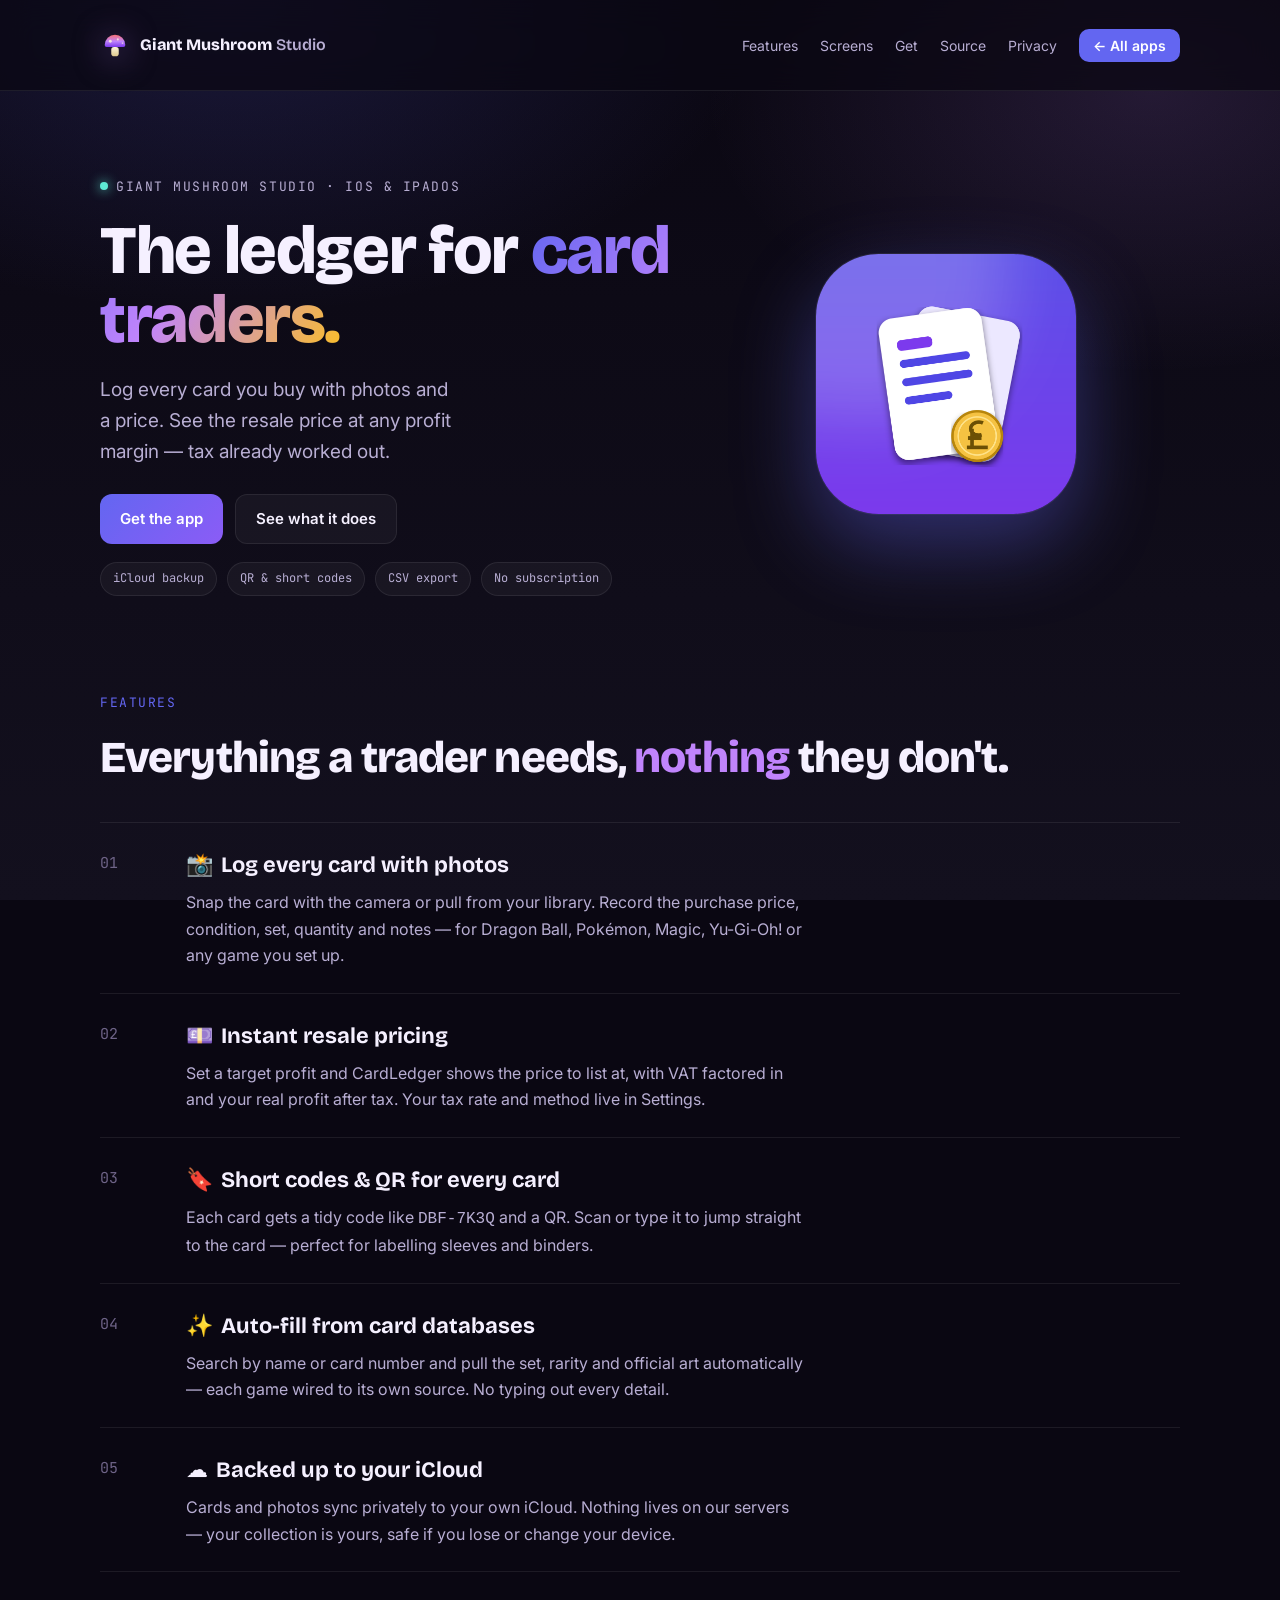
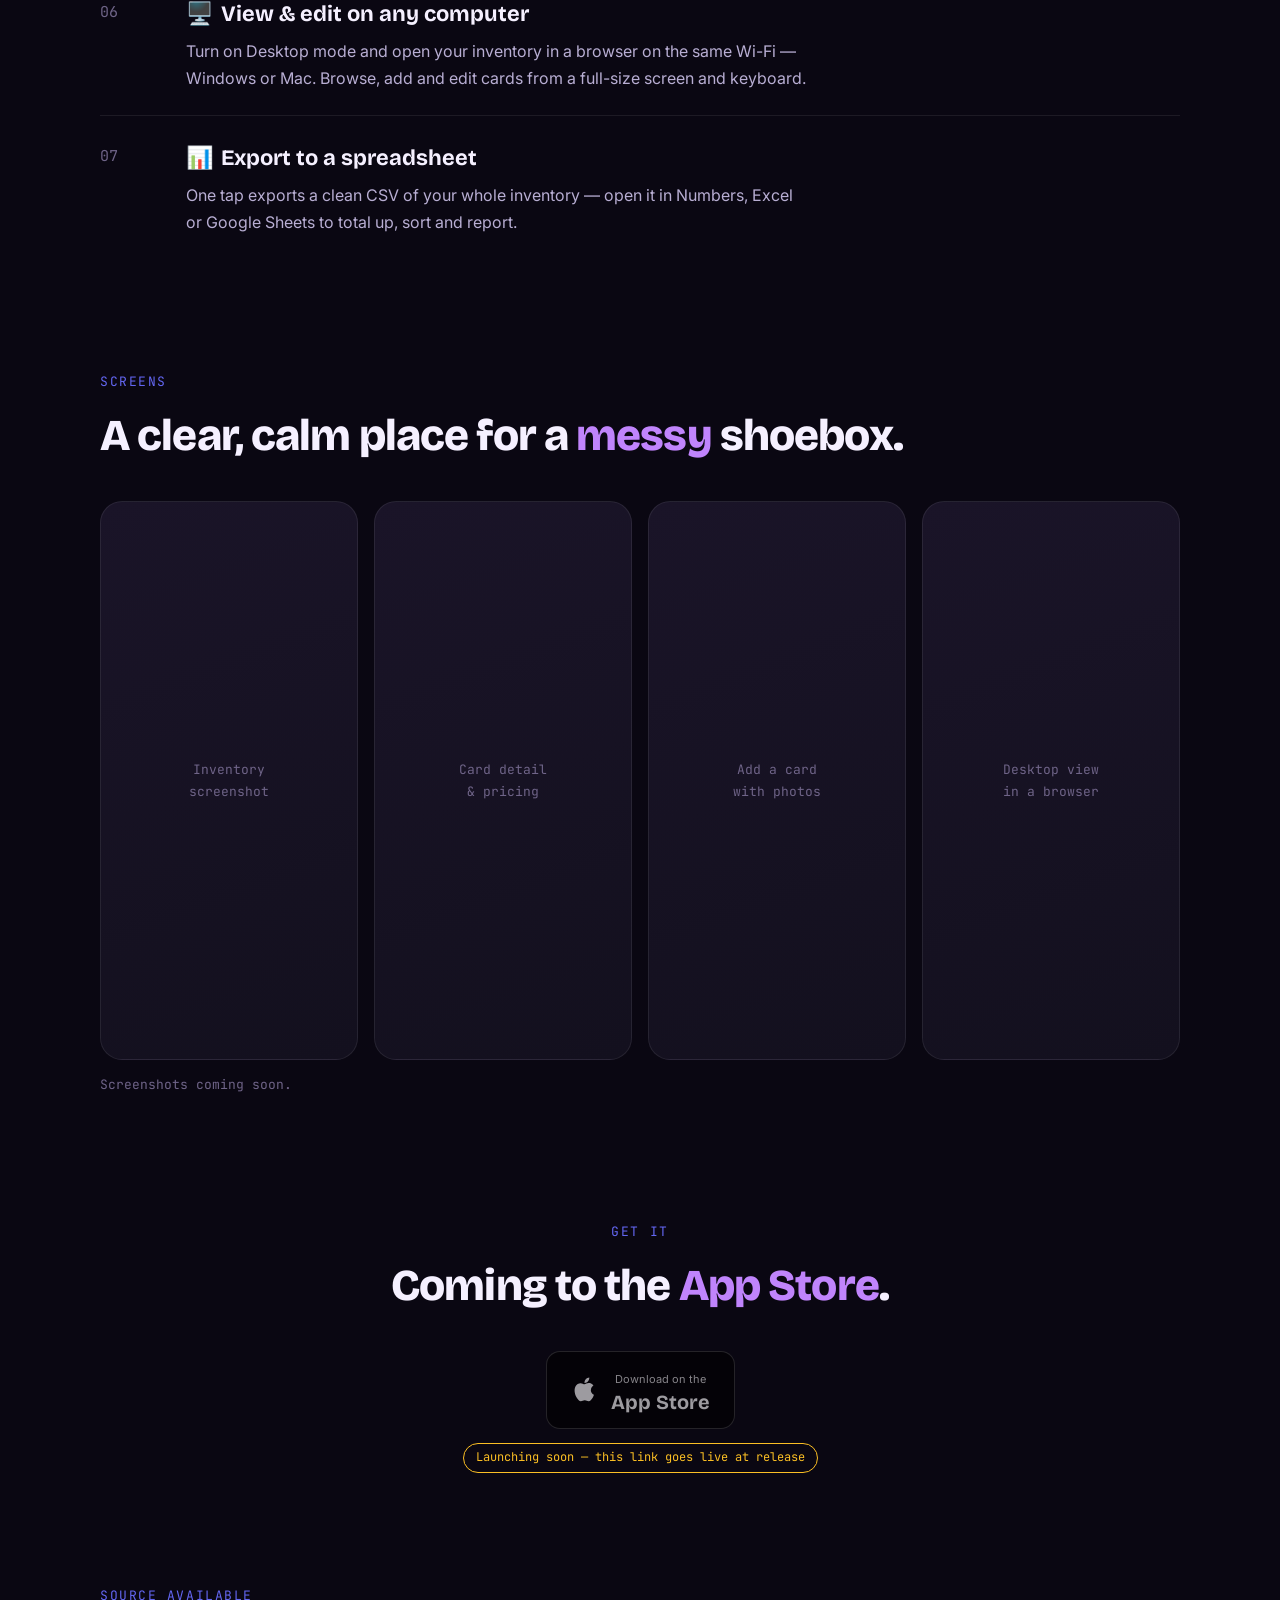
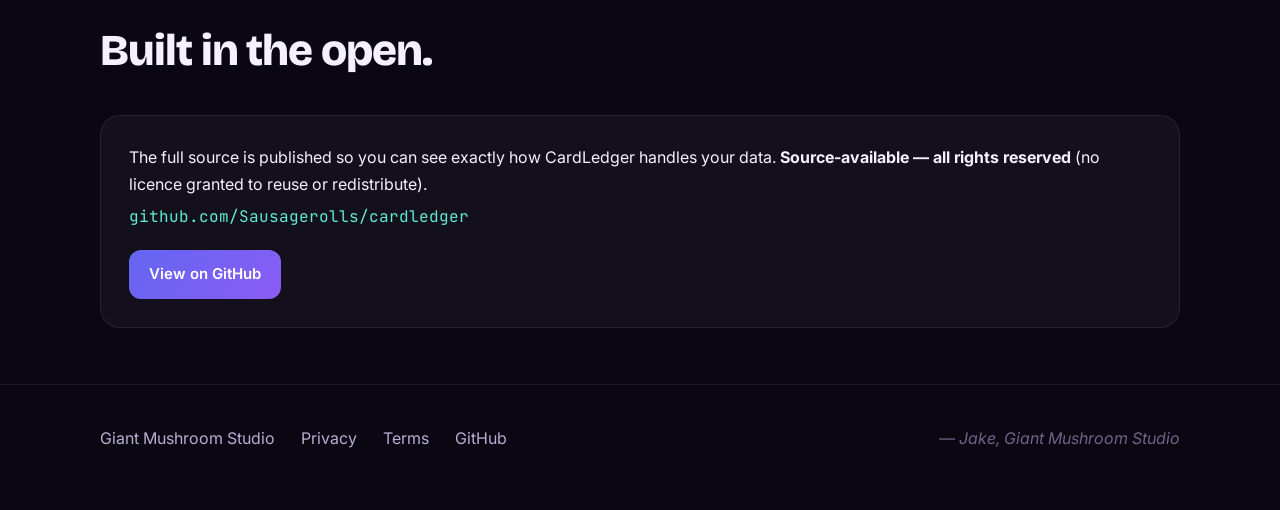
<file: marketing/ledger/index.html>
<!DOCTYPE html>
<html lang="en">
<head>
<meta charset="utf-8">
<meta name="viewport" content="width=device-width, initial-scale=1">
<title>CardLedger — Trading-card inventory & pricing · Giant Mushroom Studio</title>
<meta name="description" content="Log the cards you buy with photos, set your price, and instantly see the resale price at any profit margin with tax factored in. iCloud backup, QR codes, and a browser view for your desktop.">
<meta property="og:title" content="CardLedger — Trading-card inventory & pricing">
<meta property="og:description" content="For card traders: log purchases with photos, price for profit with VAT, back up to iCloud, view on any computer.">
<meta property="og:image" content="assets/icon.png">
<link rel="icon" type="image/svg+xml" href="favicon.svg">
<link rel="preconnect" href="https://fonts.googleapis.com">
<link rel="preconnect" href="https://fonts.gstatic.com" crossorigin>
<link href="https://fonts.googleapis.com/css2?family=Bricolage+Grotesque:opsz,wght@12..96,400;12..96,600;12..96,700;12..96,800&family=Inter:wght@400;500;600;700&family=JetBrains+Mono:wght@400;500&display=swap" rel="stylesheet">
<link rel="stylesheet" href="styles.css">
</head>
<body>

<div class="spores" aria-hidden="true">
  <span style="--x:8%;--d:28s;--s:6px;--t:0s"></span>
  <span style="--x:21%;--d:22s;--s:8px;--t:8s"></span>
  <span style="--x:38%;--d:26s;--s:3px;--t:1s"></span>
  <span style="--x:55%;--d:20s;--s:4px;--t:10s"></span>
  <span style="--x:72%;--d:24s;--s:5px;--t:3s"></span>
  <span style="--x:87%;--d:28s;--s:4px;--t:11s"></span>
  <span style="--x:94%;--d:30s;--s:6px;--t:5s"></span>
</div>

<nav class="topnav">
  <div class="wrap">
    <a class="brand" href="https://www.giantmushroom.studio">
      <img class="brand-mark" src="assets/gm-logo.svg" alt="Giant Mushroom Studio logo">
      <span>Giant Mushroom <em>Studio</em></span>
    </a>
    <ul class="nav-links">
      <li><a href="#features">Features</a></li>
      <li><a href="#screens">Screens</a></li>
      <li><a href="#get">Get</a></li>
      <li><a href="#source">Source</a></li>
      <li><a href="privacy.html">Privacy</a></li>
      <li><a href="https://www.giantmushroom.studio#apps" class="nav-cta">← All apps</a></li>
    </ul>
  </div>
</nav>

<header class="hero">
  <div class="wrap hero-inner">
    <div>
      <span class="eyebrow"><span class="dot"></span> Giant Mushroom Studio · iOS &amp; iPadOS</span>
      <h1>The ledger for <span class="grad">card traders.</span></h1>
      <p class="sub">Log every card you buy with photos and a price. See the resale price at any profit margin — tax already worked out.</p>
      <div class="hero-ctas">
        <a class="btn btn-primary" href="#get">Get the app</a>
        <a class="btn btn-ghost" href="#features">See what it does</a>
      </div>
      <div class="badges">
        <span class="badge">iCloud backup</span>
        <span class="badge">QR &amp; short codes</span>
        <span class="badge">CSV export</span>
        <span class="badge">No subscription</span>
      </div>
    </div>
    <div class="hero-art">
      <img class="icon" src="assets/icon.png" alt="CardLedger app icon">
    </div>
  </div>
</header>

<section id="features">
  <div class="wrap">
    <div class="section-eyebrow">Features</div>
    <h2 class="section-title">Everything a trader needs, <em>nothing</em> they don't.</h2>

    <div class="feature"><div class="num">01</div><div>
      <h3><span class="ic">📸</span>Log every card with photos</h3>
      <p>Snap the card with the camera or pull from your library. Record the purchase price, condition, set, quantity and notes — for Dragon Ball, Pokémon, Magic, Yu-Gi-Oh! or any game you set up.</p></div></div>

    <div class="feature"><div class="num">02</div><div>
      <h3><span class="ic">💷</span>Instant resale pricing</h3>
      <p>Set a target profit and CardLedger shows the price to list at, with VAT factored in and your real profit after tax. Your tax rate and method live in Settings.</p></div></div>

    <div class="feature"><div class="num">03</div><div>
      <h3><span class="ic">🔖</span>Short codes &amp; QR for every card</h3>
      <p>Each card gets a tidy code like <code>DBF-7K3Q</code> and a QR. Scan or type it to jump straight to the card — perfect for labelling sleeves and binders.</p></div></div>

    <div class="feature"><div class="num">04</div><div>
      <h3><span class="ic">✨</span>Auto-fill from card databases</h3>
      <p>Search by name or card number and pull the set, rarity and official art automatically — each game wired to its own source. No typing out every detail.</p></div></div>

    <div class="feature"><div class="num">05</div><div>
      <h3><span class="ic">☁️</span>Backed up to your iCloud</h3>
      <p>Cards and photos sync privately to your own iCloud. Nothing lives on our servers — your collection is yours, safe if you lose or change your device.</p></div></div>

    <div class="feature"><div class="num">06</div><div>
      <h3><span class="ic">🖥️</span>View &amp; edit on any computer</h3>
      <p>Turn on Desktop mode and open your inventory in a browser on the same Wi-Fi — Windows or Mac. Browse, add and edit cards from a full-size screen and keyboard.</p></div></div>

    <div class="feature"><div class="num">07</div><div>
      <h3><span class="ic">📊</span>Export to a spreadsheet</h3>
      <p>One tap exports a clean CSV of your whole inventory — open it in Numbers, Excel or Google Sheets to total up, sort and report.</p></div></div>
  </div>
</section>

<section id="screens">
  <div class="wrap">
    <div class="section-eyebrow">Screens</div>
    <h2 class="section-title">A clear, calm place for a <em>messy</em> shoebox.</h2>
    <div class="shots">
      <div class="shot">Inventory<br>screenshot</div>
      <div class="shot">Card detail<br>&amp; pricing</div>
      <div class="shot">Add a card<br>with photos</div>
      <div class="shot">Desktop view<br>in a browser</div>
    </div>
    <p style="color:var(--text-dim);font-family:var(--font-mono);font-size:13px;margin-top:14px">Screenshots coming soon.</p>
  </div>
</section>

<section id="get">
  <div class="wrap get">
    <div class="section-eyebrow">Get it</div>
    <h2 class="section-title">Coming to the <em>App&nbsp;Store</em>.</h2>
    <!-- LAUNCH: replace href="#" with the App Store URL and remove the "soon" class + soon-tag. -->
    <a class="appstore soon" href="#" aria-disabled="true">
      <svg viewBox="0 0 24 24" aria-hidden="true"><path d="M17.05 12.04c-.03-2.6 2.12-3.85 2.22-3.91-1.21-1.77-3.09-2.01-3.76-2.04-1.6-.16-3.12.94-3.93.94-.81 0-2.06-.92-3.39-.9-1.74.03-3.35 1.01-4.25 2.57-1.81 3.14-.46 7.78 1.3 10.32.86 1.24 1.88 2.63 3.22 2.58 1.29-.05 1.78-.83 3.34-.83 1.56 0 2 .83 3.37.81 1.39-.03 2.27-1.26 3.12-2.51.98-1.44 1.39-2.83 1.41-2.9-.03-.01-2.7-1.04-2.72-4.13zM14.6 4.59c.71-.86 1.19-2.06 1.06-3.25-1.02.04-2.26.68-2.99 1.54-.66.76-1.23 1.98-1.08 3.15 1.14.09 2.3-.58 3.01-1.44z"/></svg>
      <span><span class="small">Download on the</span><br><span class="big">App Store</span></span>
    </a>
    <div><span class="soon-tag">Launching soon — this link goes live at release</span></div>
  </div>
</section>

<section id="source">
  <div class="wrap">
    <div class="section-eyebrow">Source available</div>
    <h2 class="section-title">Built in the open.</h2>
    <div class="source">
      <div>
        <p style="margin:0 0 6px">The full source is published so you can see exactly how CardLedger handles your data. <strong>Source-available — all rights reserved</strong> (no licence granted to reuse or redistribute).</p>
        <code>github.com/Sausagerolls/cardledger</code>
      </div>
      <a class="btn btn-primary" href="https://github.com/Sausagerolls/cardledger">View on GitHub</a>
    </div>
  </div>
</section>

<footer>
  <div class="wrap cols">
    <a href="https://www.giantmushroom.studio">Giant Mushroom Studio</a>
    <a href="privacy.html">Privacy</a>
    <a href="terms.html">Terms</a>
    <a href="https://github.com/Sausagerolls/cardledger">GitHub</a>
    <span class="sign">— Jake, Giant Mushroom Studio</span>
  </div>
</footer>

</body>
</html>
</file>
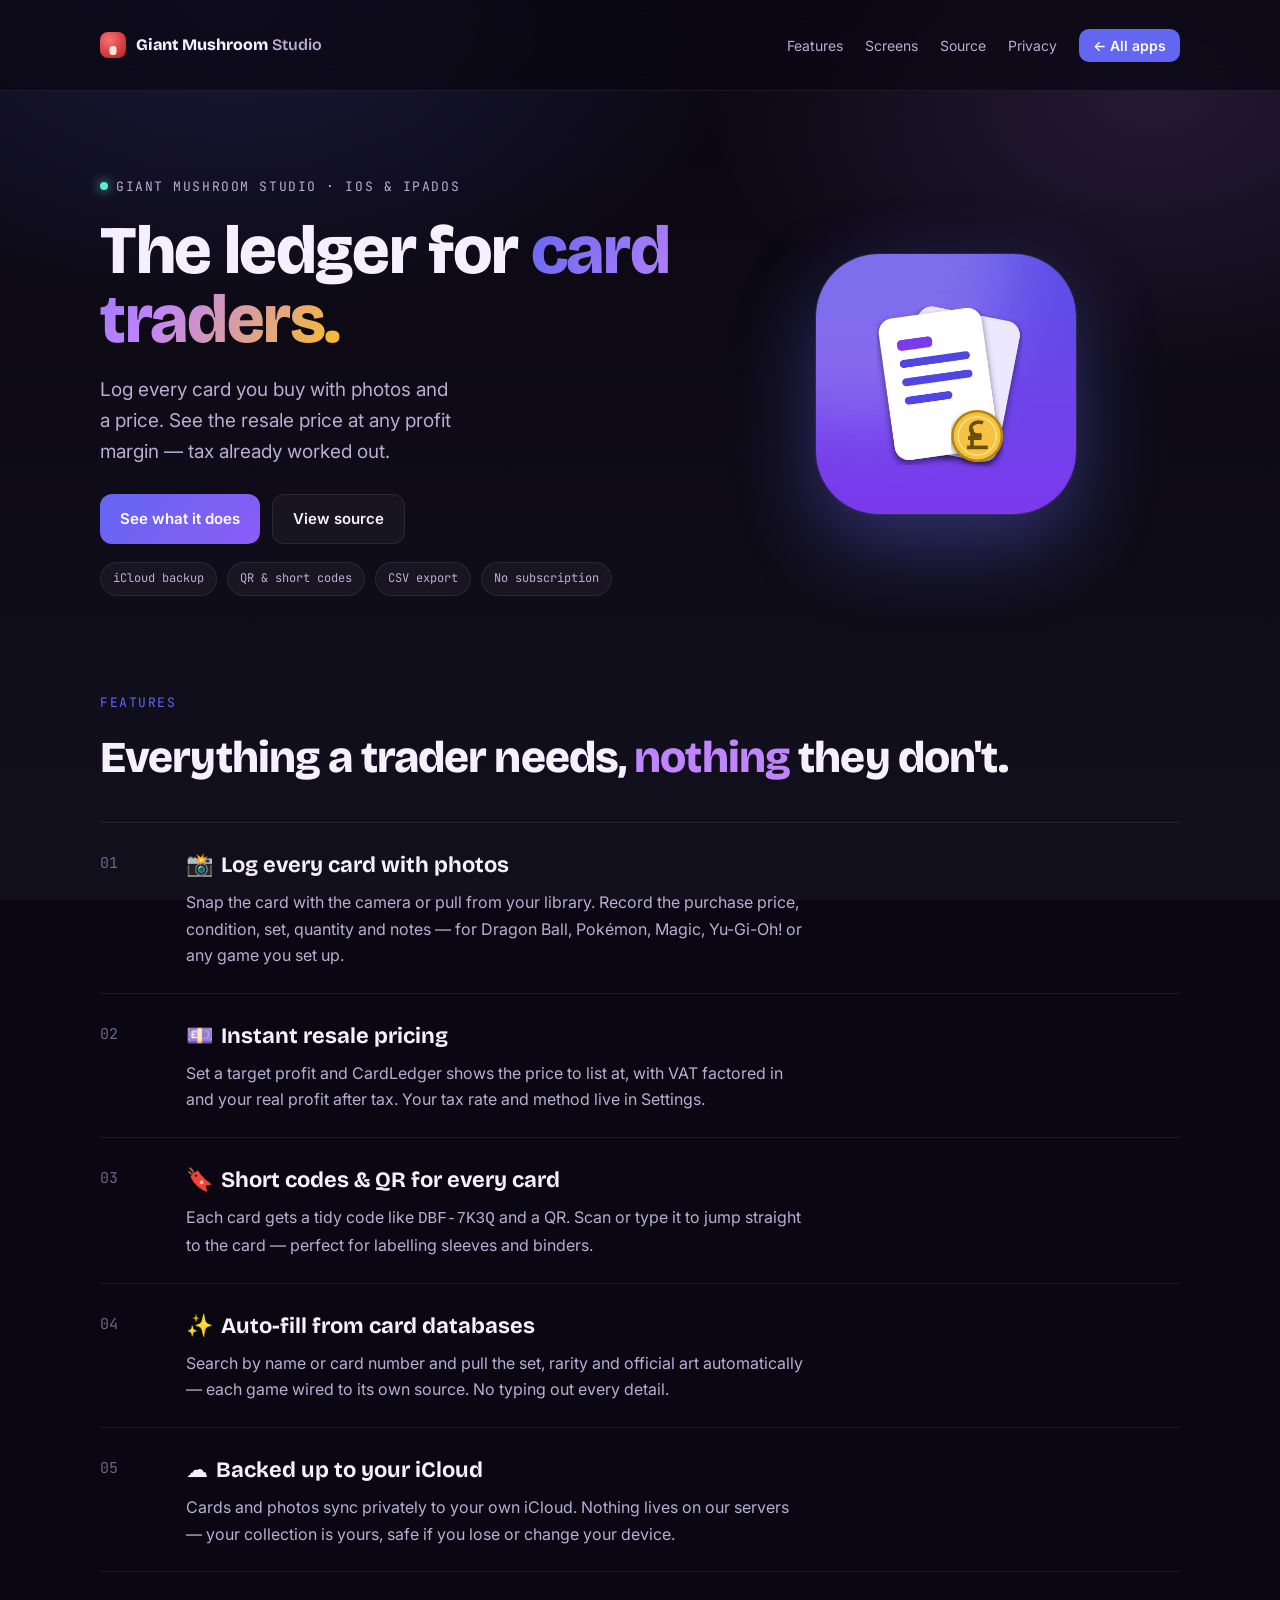
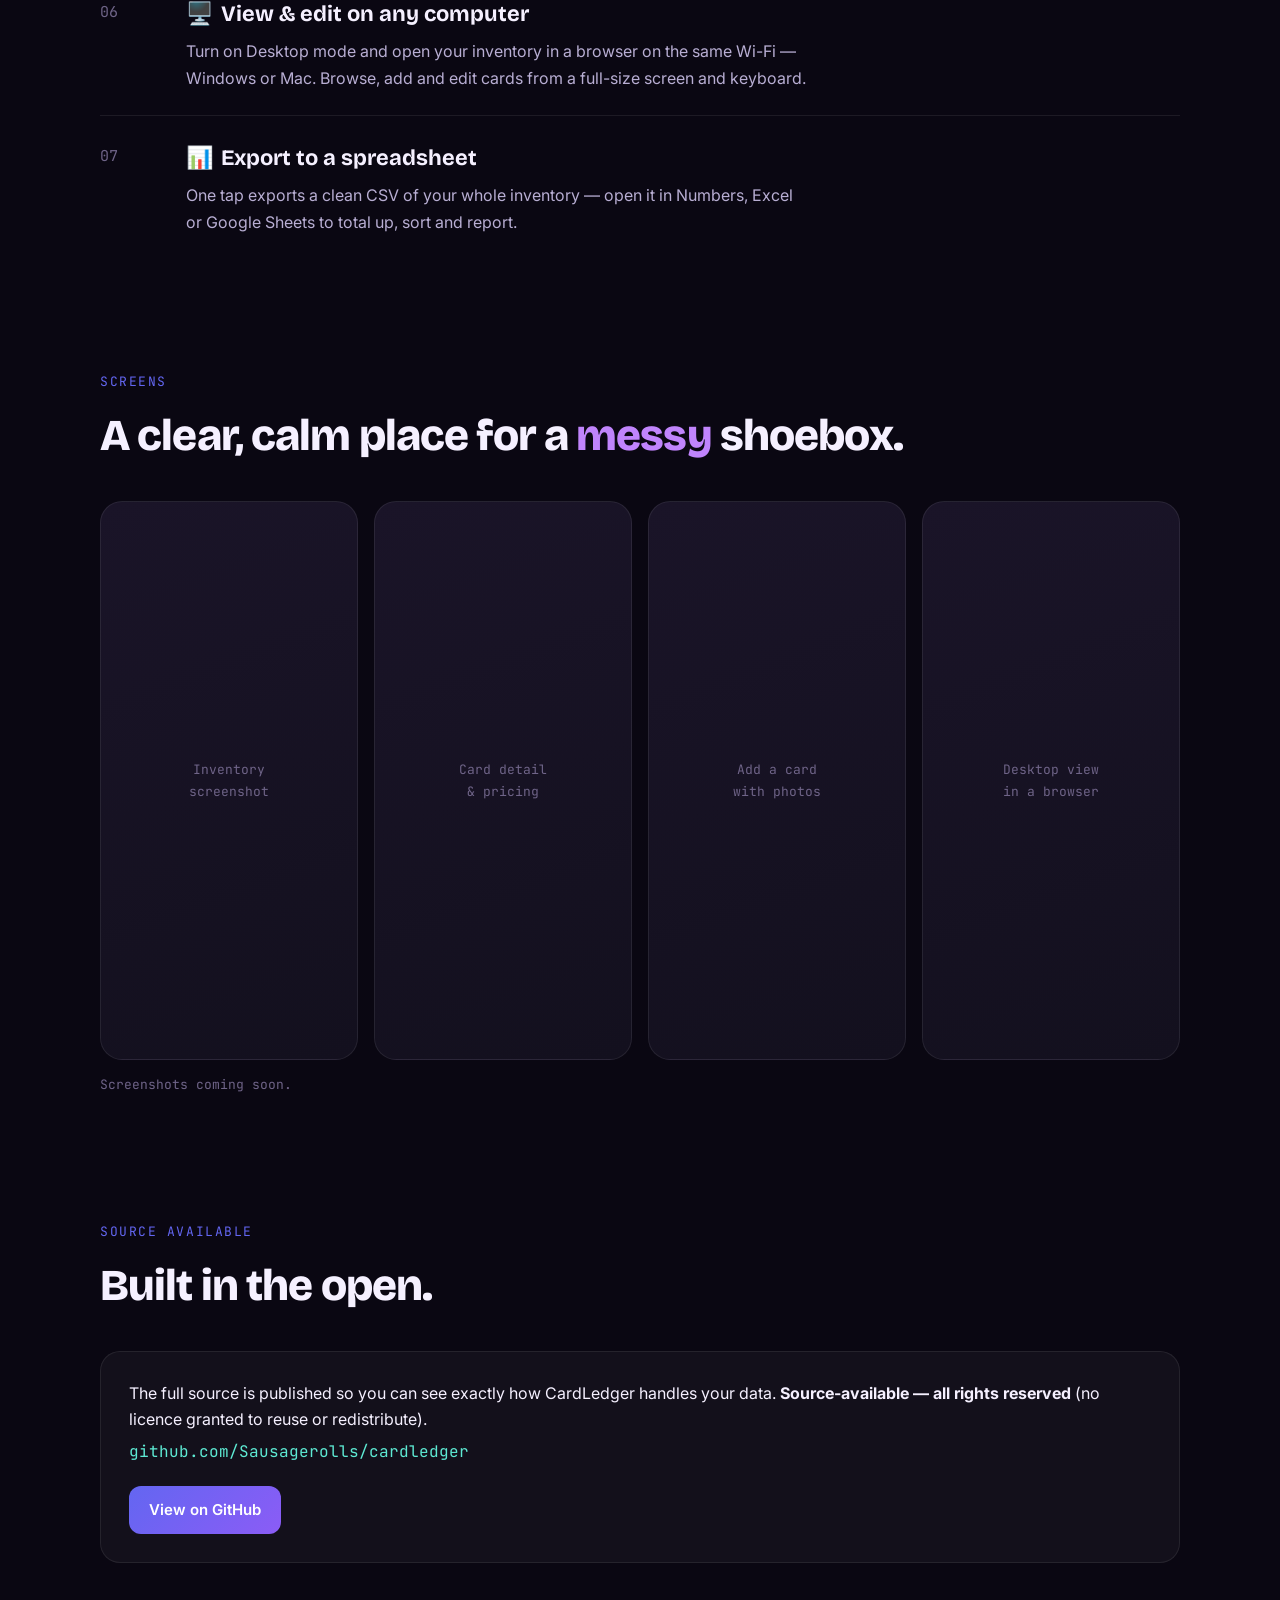
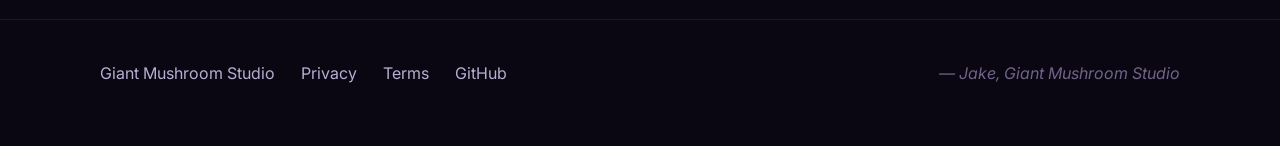
<file: marketing/leger/index.html>
<!DOCTYPE html>
<html lang="en">
<head>
<meta charset="utf-8">
<meta name="viewport" content="width=device-width, initial-scale=1">
<title>CardLedger — Trading-card inventory & pricing · Giant Mushroom Studio</title>
<meta name="description" content="Log the cards you buy with photos, set your price, and instantly see the resale price at any profit margin with tax factored in. iCloud backup, QR codes, and a browser view for your desktop.">
<meta property="og:title" content="CardLedger — Trading-card inventory & pricing">
<meta property="og:description" content="For card traders: log purchases with photos, price for profit with VAT, back up to iCloud, view on any computer.">
<meta property="og:image" content="assets/icon.png">
<link rel="icon" type="image/svg+xml" href="favicon.svg">
<link rel="preconnect" href="https://fonts.googleapis.com">
<link rel="preconnect" href="https://fonts.gstatic.com" crossorigin>
<link href="https://fonts.googleapis.com/css2?family=Bricolage+Grotesque:opsz,wght@12..96,400;12..96,600;12..96,700;12..96,800&family=Inter:wght@400;500;600;700&family=JetBrains+Mono:wght@400;500&display=swap" rel="stylesheet">
<link rel="stylesheet" href="styles.css">
</head>
<body>

<div class="spores" aria-hidden="true">
  <span style="--x:8%;--d:28s;--s:6px;--t:0s"></span>
  <span style="--x:21%;--d:22s;--s:8px;--t:8s"></span>
  <span style="--x:38%;--d:26s;--s:3px;--t:1s"></span>
  <span style="--x:55%;--d:20s;--s:4px;--t:10s"></span>
  <span style="--x:72%;--d:24s;--s:5px;--t:3s"></span>
  <span style="--x:87%;--d:28s;--s:4px;--t:11s"></span>
  <span style="--x:94%;--d:30s;--s:6px;--t:5s"></span>
</div>

<nav class="topnav">
  <div class="wrap">
    <a class="brand" href="https://www.giantmushroom.studio">
      <span class="brand-mark" aria-hidden="true"></span>
      <span>Giant Mushroom <em>Studio</em></span>
    </a>
    <ul class="nav-links">
      <li><a href="#features">Features</a></li>
      <li><a href="#screens">Screens</a></li>
      <li><a href="#source">Source</a></li>
      <li><a href="privacy.html">Privacy</a></li>
      <li><a href="https://www.giantmushroom.studio#apps" class="nav-cta">← All apps</a></li>
    </ul>
  </div>
</nav>

<header class="hero">
  <div class="wrap hero-inner">
    <div>
      <span class="eyebrow"><span class="dot"></span> Giant Mushroom Studio · iOS &amp; iPadOS</span>
      <h1>The ledger for <span class="grad">card traders.</span></h1>
      <p class="sub">Log every card you buy with photos and a price. See the resale price at any profit margin — tax already worked out.</p>
      <div class="hero-ctas">
        <a class="btn btn-primary" href="#features">See what it does</a>
        <a class="btn btn-ghost" href="#source">View source</a>
      </div>
      <div class="badges">
        <span class="badge">iCloud backup</span>
        <span class="badge">QR &amp; short codes</span>
        <span class="badge">CSV export</span>
        <span class="badge">No subscription</span>
      </div>
    </div>
    <div class="hero-art">
      <img class="icon" src="assets/icon.png" alt="CardLedger app icon">
    </div>
  </div>
</header>

<section id="features">
  <div class="wrap">
    <div class="section-eyebrow">Features</div>
    <h2 class="section-title">Everything a trader needs, <em>nothing</em> they don't.</h2>

    <div class="feature"><div class="num">01</div><div>
      <h3><span class="ic">📸</span>Log every card with photos</h3>
      <p>Snap the card with the camera or pull from your library. Record the purchase price, condition, set, quantity and notes — for Dragon Ball, Pokémon, Magic, Yu-Gi-Oh! or any game you set up.</p></div></div>

    <div class="feature"><div class="num">02</div><div>
      <h3><span class="ic">💷</span>Instant resale pricing</h3>
      <p>Set a target profit and CardLedger shows the price to list at, with VAT factored in and your real profit after tax. Your tax rate and method live in Settings.</p></div></div>

    <div class="feature"><div class="num">03</div><div>
      <h3><span class="ic">🔖</span>Short codes &amp; QR for every card</h3>
      <p>Each card gets a tidy code like <code>DBF-7K3Q</code> and a QR. Scan or type it to jump straight to the card — perfect for labelling sleeves and binders.</p></div></div>

    <div class="feature"><div class="num">04</div><div>
      <h3><span class="ic">✨</span>Auto-fill from card databases</h3>
      <p>Search by name or card number and pull the set, rarity and official art automatically — each game wired to its own source. No typing out every detail.</p></div></div>

    <div class="feature"><div class="num">05</div><div>
      <h3><span class="ic">☁️</span>Backed up to your iCloud</h3>
      <p>Cards and photos sync privately to your own iCloud. Nothing lives on our servers — your collection is yours, safe if you lose or change your device.</p></div></div>

    <div class="feature"><div class="num">06</div><div>
      <h3><span class="ic">🖥️</span>View &amp; edit on any computer</h3>
      <p>Turn on Desktop mode and open your inventory in a browser on the same Wi-Fi — Windows or Mac. Browse, add and edit cards from a full-size screen and keyboard.</p></div></div>

    <div class="feature"><div class="num">07</div><div>
      <h3><span class="ic">📊</span>Export to a spreadsheet</h3>
      <p>One tap exports a clean CSV of your whole inventory — open it in Numbers, Excel or Google Sheets to total up, sort and report.</p></div></div>
  </div>
</section>

<section id="screens">
  <div class="wrap">
    <div class="section-eyebrow">Screens</div>
    <h2 class="section-title">A clear, calm place for a <em>messy</em> shoebox.</h2>
    <div class="shots">
      <div class="shot">Inventory<br>screenshot</div>
      <div class="shot">Card detail<br>&amp; pricing</div>
      <div class="shot">Add a card<br>with photos</div>
      <div class="shot">Desktop view<br>in a browser</div>
    </div>
    <p style="color:var(--text-dim);font-family:var(--font-mono);font-size:13px;margin-top:14px">Screenshots coming soon.</p>
  </div>
</section>

<section id="source">
  <div class="wrap">
    <div class="section-eyebrow">Source available</div>
    <h2 class="section-title">Built in the open.</h2>
    <div class="source">
      <div>
        <p style="margin:0 0 6px">The full source is published so you can see exactly how CardLedger handles your data. <strong>Source-available — all rights reserved</strong> (no licence granted to reuse or redistribute).</p>
        <code>github.com/Sausagerolls/cardledger</code>
      </div>
      <a class="btn btn-primary" href="https://github.com/Sausagerolls/cardledger">View on GitHub</a>
    </div>
  </div>
</section>

<footer>
  <div class="wrap cols">
    <a href="https://www.giantmushroom.studio">Giant Mushroom Studio</a>
    <a href="privacy.html">Privacy</a>
    <a href="terms.html">Terms</a>
    <a href="https://github.com/Sausagerolls/cardledger">GitHub</a>
    <span class="sign">— Jake, Giant Mushroom Studio</span>
  </div>
</footer>

</body>
</html>
</file>
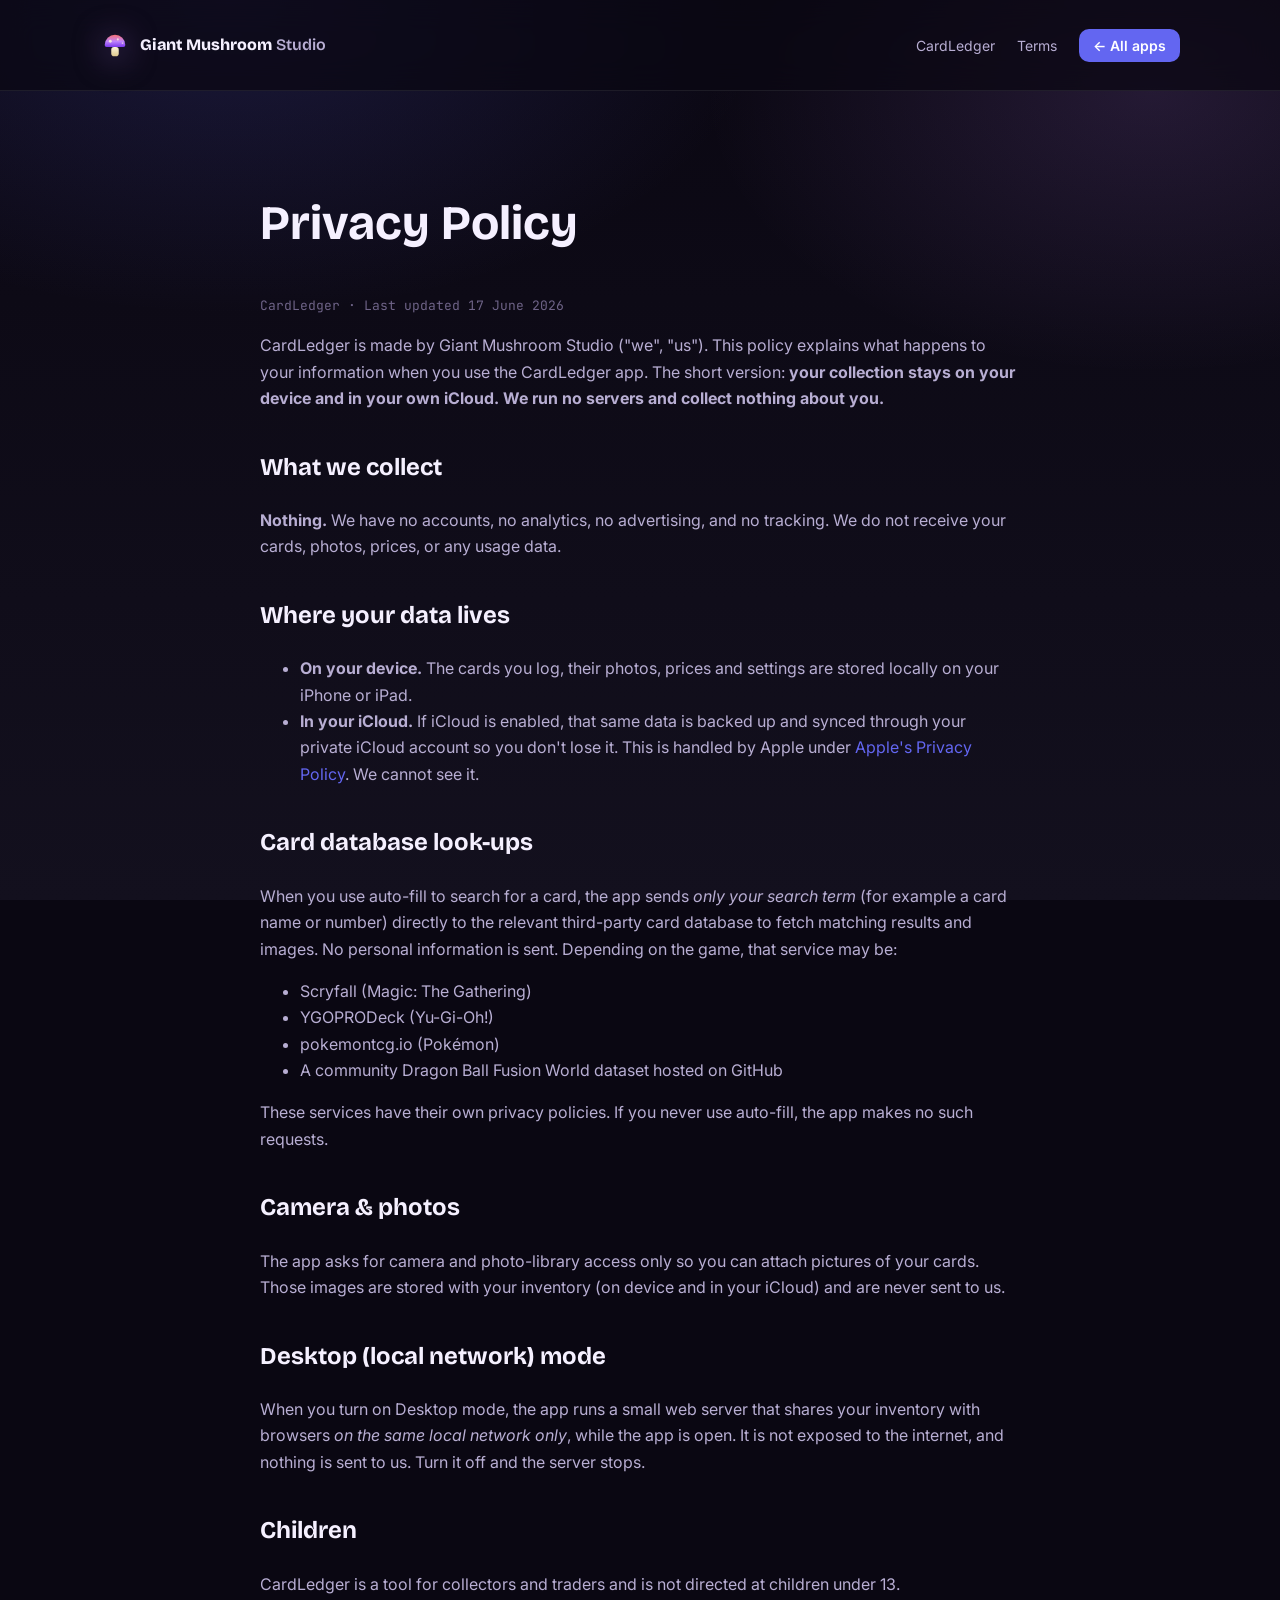
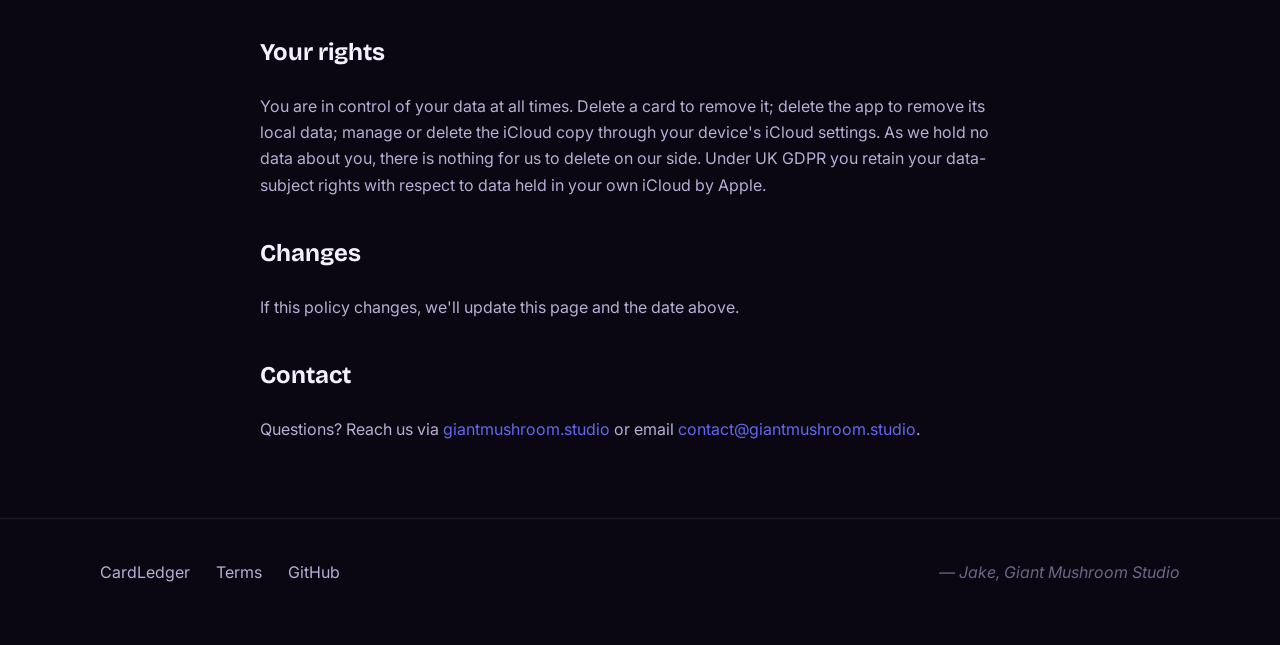
<file: marketing/ledger/privacy.html>
<!DOCTYPE html>
<html lang="en">
<head>
<meta charset="utf-8">
<meta name="viewport" content="width=device-width, initial-scale=1">
<title>CardLedger — Privacy Policy · Giant Mushroom Studio</title>
<link rel="icon" type="image/svg+xml" href="favicon.svg">
<link rel="preconnect" href="https://fonts.googleapis.com">
<link rel="preconnect" href="https://fonts.gstatic.com" crossorigin>
<link href="https://fonts.googleapis.com/css2?family=Bricolage+Grotesque:opsz,wght@12..96,400;12..96,600;12..96,700;12..96,800&family=Inter:wght@400;500;600;700&family=JetBrains+Mono:wght@400;500&display=swap" rel="stylesheet">
<link rel="stylesheet" href="styles.css">
</head>
<body>
<nav class="topnav">
  <div class="wrap">
    <a class="brand" href="https://www.giantmushroom.studio">
      <img class="brand-mark" src="assets/gm-logo.svg" alt="Giant Mushroom Studio logo">
      <span>Giant Mushroom <em>Studio</em></span>
    </a>
    <ul class="nav-links">
      <li><a href="index.html">CardLedger</a></li>
      <li><a href="terms.html">Terms</a></li>
      <li><a href="https://www.giantmushroom.studio#apps" class="nav-cta">← All apps</a></li>
    </ul>
  </div>
</nav>

<main class="wrap legal">
  <h1>Privacy Policy</h1>
  <p class="updated">CardLedger · Last updated 17 June 2026</p>

  <p>CardLedger is made by Giant Mushroom Studio ("we", "us"). This policy explains what happens to your information when you use the CardLedger app. The short version: <strong>your collection stays on your device and in your own iCloud. We run no servers and collect nothing about you.</strong></p>

  <h2>What we collect</h2>
  <p><strong>Nothing.</strong> We have no accounts, no analytics, no advertising, and no tracking. We do not receive your cards, photos, prices, or any usage data.</p>

  <h2>Where your data lives</h2>
  <ul>
    <li><strong>On your device.</strong> The cards you log, their photos, prices and settings are stored locally on your iPhone or iPad.</li>
    <li><strong>In your iCloud.</strong> If iCloud is enabled, that same data is backed up and synced through your private iCloud account so you don't lose it. This is handled by Apple under <a href="https://www.apple.com/legal/privacy/">Apple's Privacy Policy</a>. We cannot see it.</li>
  </ul>

  <h2>Card database look-ups</h2>
  <p>When you use auto-fill to search for a card, the app sends <em>only your search term</em> (for example a card name or number) directly to the relevant third-party card database to fetch matching results and images. No personal information is sent. Depending on the game, that service may be:</p>
  <ul>
    <li>Scryfall (Magic: The Gathering)</li>
    <li>YGOPRODeck (Yu-Gi-Oh!)</li>
    <li>pokemontcg.io (Pokémon)</li>
    <li>A community Dragon Ball Fusion World dataset hosted on GitHub</li>
  </ul>
  <p>These services have their own privacy policies. If you never use auto-fill, the app makes no such requests.</p>

  <h2>Camera &amp; photos</h2>
  <p>The app asks for camera and photo-library access only so you can attach pictures of your cards. Those images are stored with your inventory (on device and in your iCloud) and are never sent to us.</p>

  <h2>Desktop (local network) mode</h2>
  <p>When you turn on Desktop mode, the app runs a small web server that shares your inventory with browsers <em>on the same local network only</em>, while the app is open. It is not exposed to the internet, and nothing is sent to us. Turn it off and the server stops.</p>

  <h2>Children</h2>
  <p>CardLedger is a tool for collectors and traders and is not directed at children under 13.</p>

  <h2>Your rights</h2>
  <p>You are in control of your data at all times. Delete a card to remove it; delete the app to remove its local data; manage or delete the iCloud copy through your device's iCloud settings. As we hold no data about you, there is nothing for us to delete on our side. Under UK GDPR you retain your data-subject rights with respect to data held in your own iCloud by Apple.</p>

  <h2>Changes</h2>
  <p>If this policy changes, we'll update this page and the date above.</p>

  <h2>Contact</h2>
  <p>Questions? Reach us via <a href="https://www.giantmushroom.studio#contact">giantmushroom.studio</a> or email <a href="mailto:contact@giantmushroom.studio">contact@giantmushroom.studio</a>.</p>
</main>

<footer>
  <div class="wrap cols">
    <a href="index.html">CardLedger</a>
    <a href="terms.html">Terms</a>
    <a href="https://github.com/Sausagerolls/cardledger">GitHub</a>
    <span class="sign">— Jake, Giant Mushroom Studio</span>
  </div>
</footer>
</body>
</html>
</file>
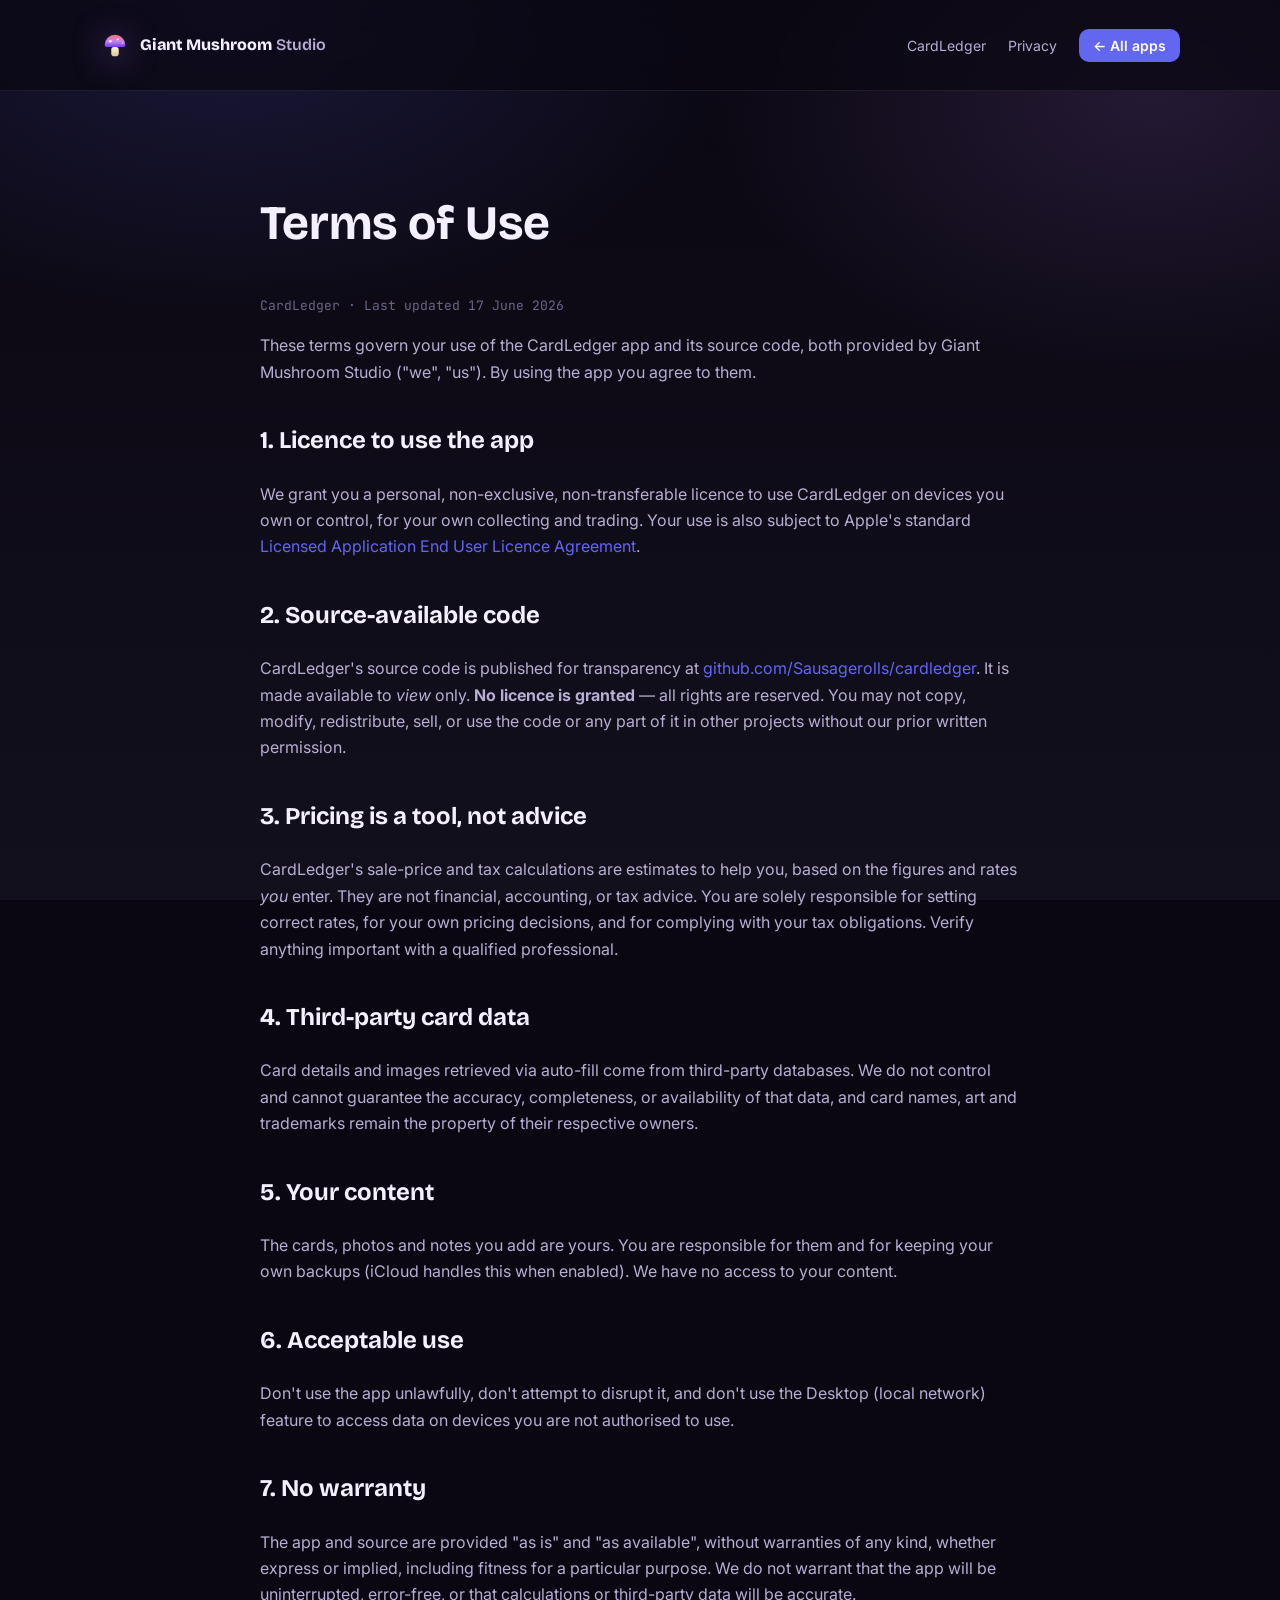
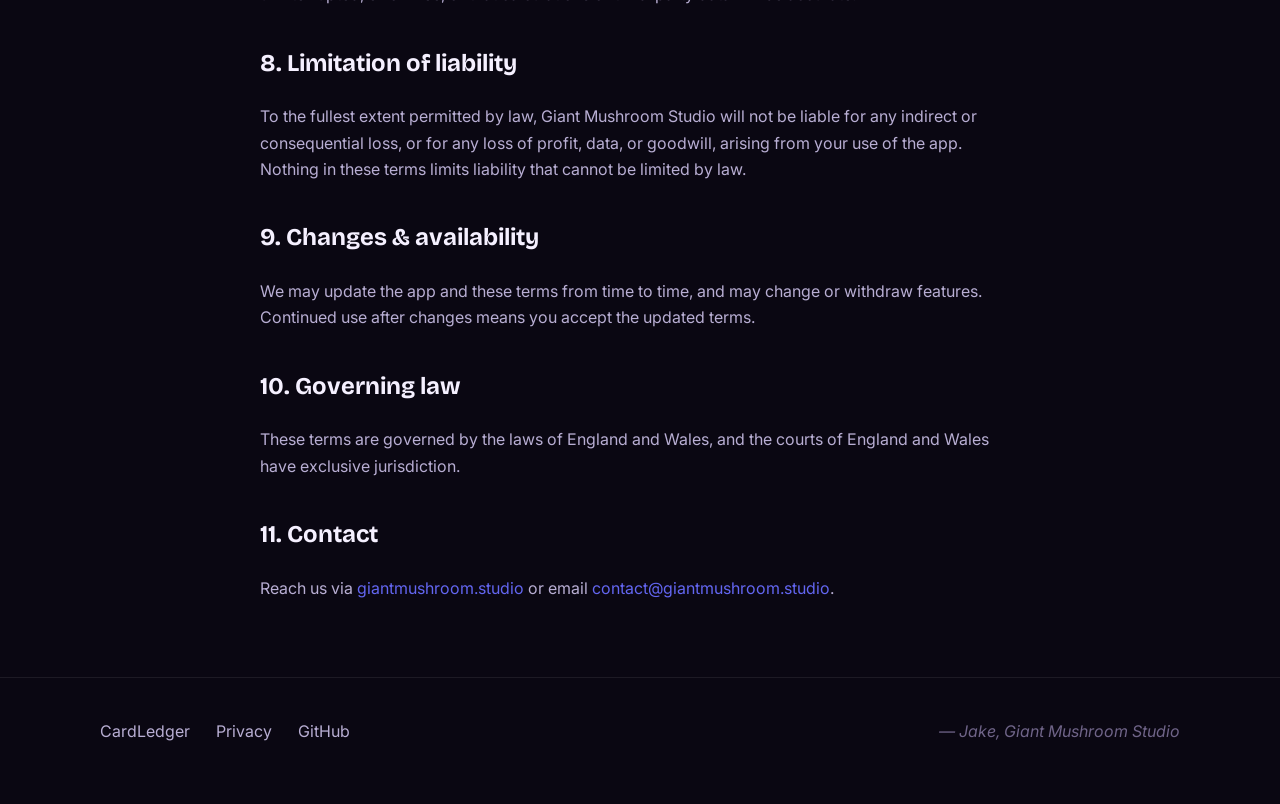
<file: marketing/ledger/terms.html>
<!DOCTYPE html>
<html lang="en">
<head>
<meta charset="utf-8">
<meta name="viewport" content="width=device-width, initial-scale=1">
<title>CardLedger — Terms of Use · Giant Mushroom Studio</title>
<link rel="icon" type="image/svg+xml" href="favicon.svg">
<link rel="preconnect" href="https://fonts.googleapis.com">
<link rel="preconnect" href="https://fonts.gstatic.com" crossorigin>
<link href="https://fonts.googleapis.com/css2?family=Bricolage+Grotesque:opsz,wght@12..96,400;12..96,600;12..96,700;12..96,800&family=Inter:wght@400;500;600;700&family=JetBrains+Mono:wght@400;500&display=swap" rel="stylesheet">
<link rel="stylesheet" href="styles.css">
</head>
<body>
<nav class="topnav">
  <div class="wrap">
    <a class="brand" href="https://www.giantmushroom.studio">
      <img class="brand-mark" src="assets/gm-logo.svg" alt="Giant Mushroom Studio logo">
      <span>Giant Mushroom <em>Studio</em></span>
    </a>
    <ul class="nav-links">
      <li><a href="index.html">CardLedger</a></li>
      <li><a href="privacy.html">Privacy</a></li>
      <li><a href="https://www.giantmushroom.studio#apps" class="nav-cta">← All apps</a></li>
    </ul>
  </div>
</nav>

<main class="wrap legal">
  <h1>Terms of Use</h1>
  <p class="updated">CardLedger · Last updated 17 June 2026</p>

  <p>These terms govern your use of the CardLedger app and its source code, both provided by Giant Mushroom Studio ("we", "us"). By using the app you agree to them.</p>

  <h2>1. Licence to use the app</h2>
  <p>We grant you a personal, non-exclusive, non-transferable licence to use CardLedger on devices you own or control, for your own collecting and trading. Your use is also subject to Apple's standard <a href="https://www.apple.com/legal/internet-services/itunes/dev/stdeula/">Licensed Application End User Licence Agreement</a>.</p>

  <h2>2. Source-available code</h2>
  <p>CardLedger's source code is published for transparency at <a href="https://github.com/Sausagerolls/cardledger">github.com/Sausagerolls/cardledger</a>. It is made available to <em>view</em> only. <strong>No licence is granted</strong> — all rights are reserved. You may not copy, modify, redistribute, sell, or use the code or any part of it in other projects without our prior written permission.</p>

  <h2>3. Pricing is a tool, not advice</h2>
  <p>CardLedger's sale-price and tax calculations are estimates to help you, based on the figures and rates <em>you</em> enter. They are not financial, accounting, or tax advice. You are solely responsible for setting correct rates, for your own pricing decisions, and for complying with your tax obligations. Verify anything important with a qualified professional.</p>

  <h2>4. Third-party card data</h2>
  <p>Card details and images retrieved via auto-fill come from third-party databases. We do not control and cannot guarantee the accuracy, completeness, or availability of that data, and card names, art and trademarks remain the property of their respective owners.</p>

  <h2>5. Your content</h2>
  <p>The cards, photos and notes you add are yours. You are responsible for them and for keeping your own backups (iCloud handles this when enabled). We have no access to your content.</p>

  <h2>6. Acceptable use</h2>
  <p>Don't use the app unlawfully, don't attempt to disrupt it, and don't use the Desktop (local network) feature to access data on devices you are not authorised to use.</p>

  <h2>7. No warranty</h2>
  <p>The app and source are provided "as is" and "as available", without warranties of any kind, whether express or implied, including fitness for a particular purpose. We do not warrant that the app will be uninterrupted, error-free, or that calculations or third-party data will be accurate.</p>

  <h2>8. Limitation of liability</h2>
  <p>To the fullest extent permitted by law, Giant Mushroom Studio will not be liable for any indirect or consequential loss, or for any loss of profit, data, or goodwill, arising from your use of the app. Nothing in these terms limits liability that cannot be limited by law.</p>

  <h2>9. Changes &amp; availability</h2>
  <p>We may update the app and these terms from time to time, and may change or withdraw features. Continued use after changes means you accept the updated terms.</p>

  <h2>10. Governing law</h2>
  <p>These terms are governed by the laws of England and Wales, and the courts of England and Wales have exclusive jurisdiction.</p>

  <h2>11. Contact</h2>
  <p>Reach us via <a href="https://www.giantmushroom.studio#contact">giantmushroom.studio</a> or email <a href="mailto:contact@giantmushroom.studio">contact@giantmushroom.studio</a>.</p>
</main>

<footer>
  <div class="wrap cols">
    <a href="index.html">CardLedger</a>
    <a href="privacy.html">Privacy</a>
    <a href="https://github.com/Sausagerolls/cardledger">GitHub</a>
    <span class="sign">— Jake, Giant Mushroom Studio</span>
  </div>
</footer>
</body>
</html>
</file>
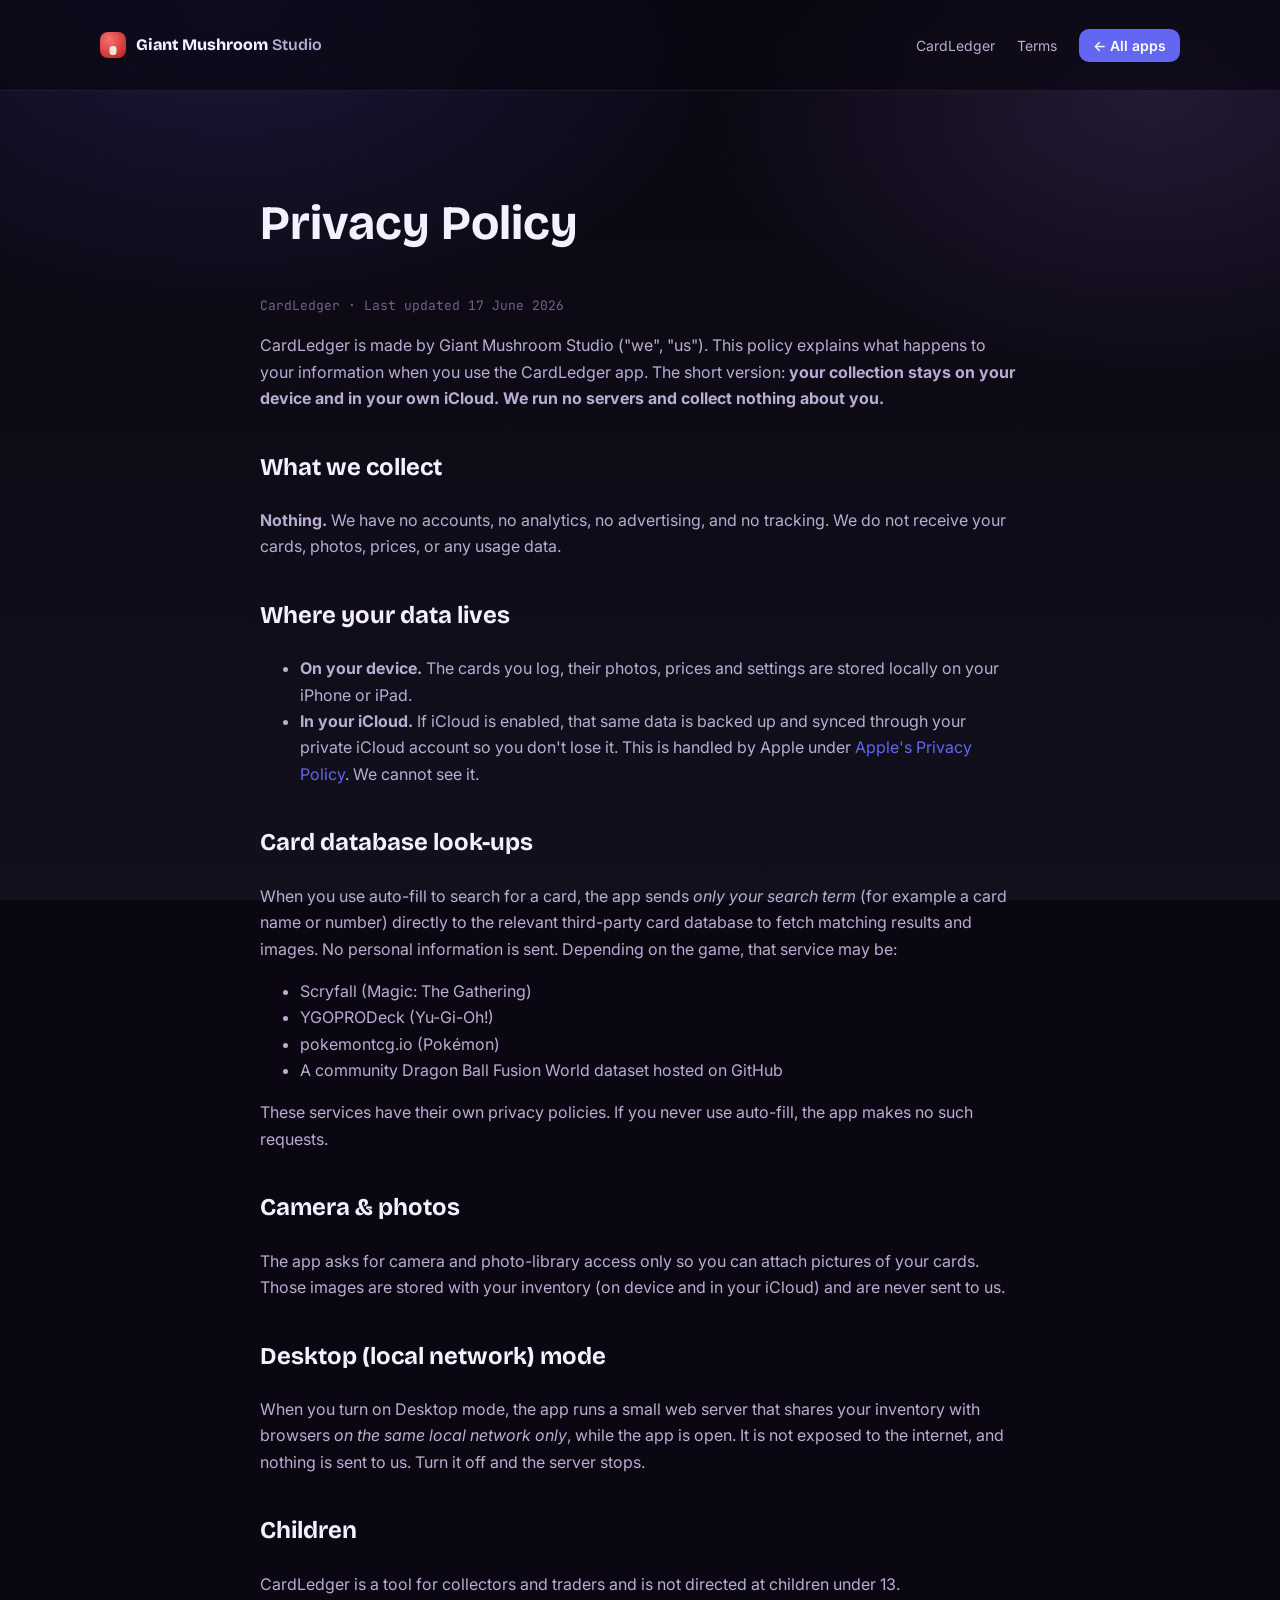
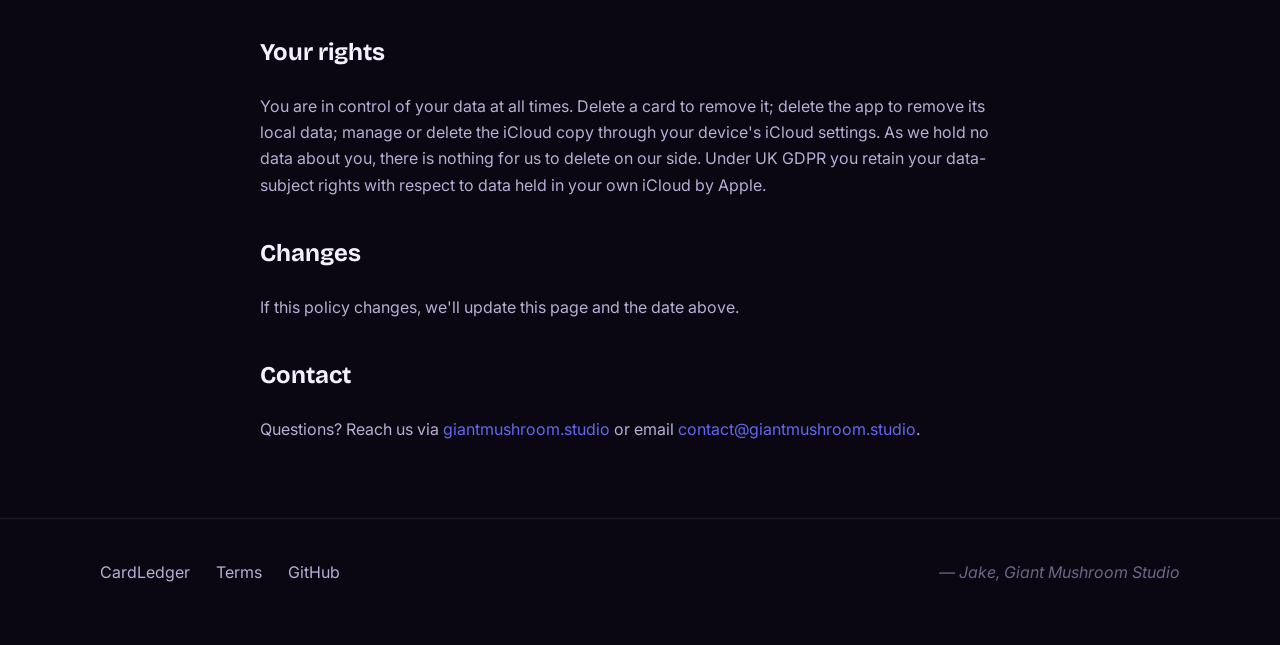
<file: marketing/leger/privacy.html>
<!DOCTYPE html>
<html lang="en">
<head>
<meta charset="utf-8">
<meta name="viewport" content="width=device-width, initial-scale=1">
<title>CardLedger — Privacy Policy · Giant Mushroom Studio</title>
<link rel="icon" type="image/svg+xml" href="favicon.svg">
<link rel="preconnect" href="https://fonts.googleapis.com">
<link rel="preconnect" href="https://fonts.gstatic.com" crossorigin>
<link href="https://fonts.googleapis.com/css2?family=Bricolage+Grotesque:opsz,wght@12..96,400;12..96,600;12..96,700;12..96,800&family=Inter:wght@400;500;600;700&family=JetBrains+Mono:wght@400;500&display=swap" rel="stylesheet">
<link rel="stylesheet" href="styles.css">
</head>
<body>
<nav class="topnav">
  <div class="wrap">
    <a class="brand" href="https://www.giantmushroom.studio">
      <span class="brand-mark" aria-hidden="true"></span>
      <span>Giant Mushroom <em>Studio</em></span>
    </a>
    <ul class="nav-links">
      <li><a href="index.html">CardLedger</a></li>
      <li><a href="terms.html">Terms</a></li>
      <li><a href="https://www.giantmushroom.studio#apps" class="nav-cta">← All apps</a></li>
    </ul>
  </div>
</nav>

<main class="wrap legal">
  <h1>Privacy Policy</h1>
  <p class="updated">CardLedger · Last updated 17 June 2026</p>

  <p>CardLedger is made by Giant Mushroom Studio ("we", "us"). This policy explains what happens to your information when you use the CardLedger app. The short version: <strong>your collection stays on your device and in your own iCloud. We run no servers and collect nothing about you.</strong></p>

  <h2>What we collect</h2>
  <p><strong>Nothing.</strong> We have no accounts, no analytics, no advertising, and no tracking. We do not receive your cards, photos, prices, or any usage data.</p>

  <h2>Where your data lives</h2>
  <ul>
    <li><strong>On your device.</strong> The cards you log, their photos, prices and settings are stored locally on your iPhone or iPad.</li>
    <li><strong>In your iCloud.</strong> If iCloud is enabled, that same data is backed up and synced through your private iCloud account so you don't lose it. This is handled by Apple under <a href="https://www.apple.com/legal/privacy/">Apple's Privacy Policy</a>. We cannot see it.</li>
  </ul>

  <h2>Card database look-ups</h2>
  <p>When you use auto-fill to search for a card, the app sends <em>only your search term</em> (for example a card name or number) directly to the relevant third-party card database to fetch matching results and images. No personal information is sent. Depending on the game, that service may be:</p>
  <ul>
    <li>Scryfall (Magic: The Gathering)</li>
    <li>YGOPRODeck (Yu-Gi-Oh!)</li>
    <li>pokemontcg.io (Pokémon)</li>
    <li>A community Dragon Ball Fusion World dataset hosted on GitHub</li>
  </ul>
  <p>These services have their own privacy policies. If you never use auto-fill, the app makes no such requests.</p>

  <h2>Camera &amp; photos</h2>
  <p>The app asks for camera and photo-library access only so you can attach pictures of your cards. Those images are stored with your inventory (on device and in your iCloud) and are never sent to us.</p>

  <h2>Desktop (local network) mode</h2>
  <p>When you turn on Desktop mode, the app runs a small web server that shares your inventory with browsers <em>on the same local network only</em>, while the app is open. It is not exposed to the internet, and nothing is sent to us. Turn it off and the server stops.</p>

  <h2>Children</h2>
  <p>CardLedger is a tool for collectors and traders and is not directed at children under 13.</p>

  <h2>Your rights</h2>
  <p>You are in control of your data at all times. Delete a card to remove it; delete the app to remove its local data; manage or delete the iCloud copy through your device's iCloud settings. As we hold no data about you, there is nothing for us to delete on our side. Under UK GDPR you retain your data-subject rights with respect to data held in your own iCloud by Apple.</p>

  <h2>Changes</h2>
  <p>If this policy changes, we'll update this page and the date above.</p>

  <h2>Contact</h2>
  <p>Questions? Reach us via <a href="https://www.giantmushroom.studio#contact">giantmushroom.studio</a> or email <a href="mailto:contact@giantmushroom.studio">contact@giantmushroom.studio</a>.</p>
</main>

<footer>
  <div class="wrap cols">
    <a href="index.html">CardLedger</a>
    <a href="terms.html">Terms</a>
    <a href="https://github.com/Sausagerolls/cardledger">GitHub</a>
    <span class="sign">— Jake, Giant Mushroom Studio</span>
  </div>
</footer>
</body>
</html>
</file>
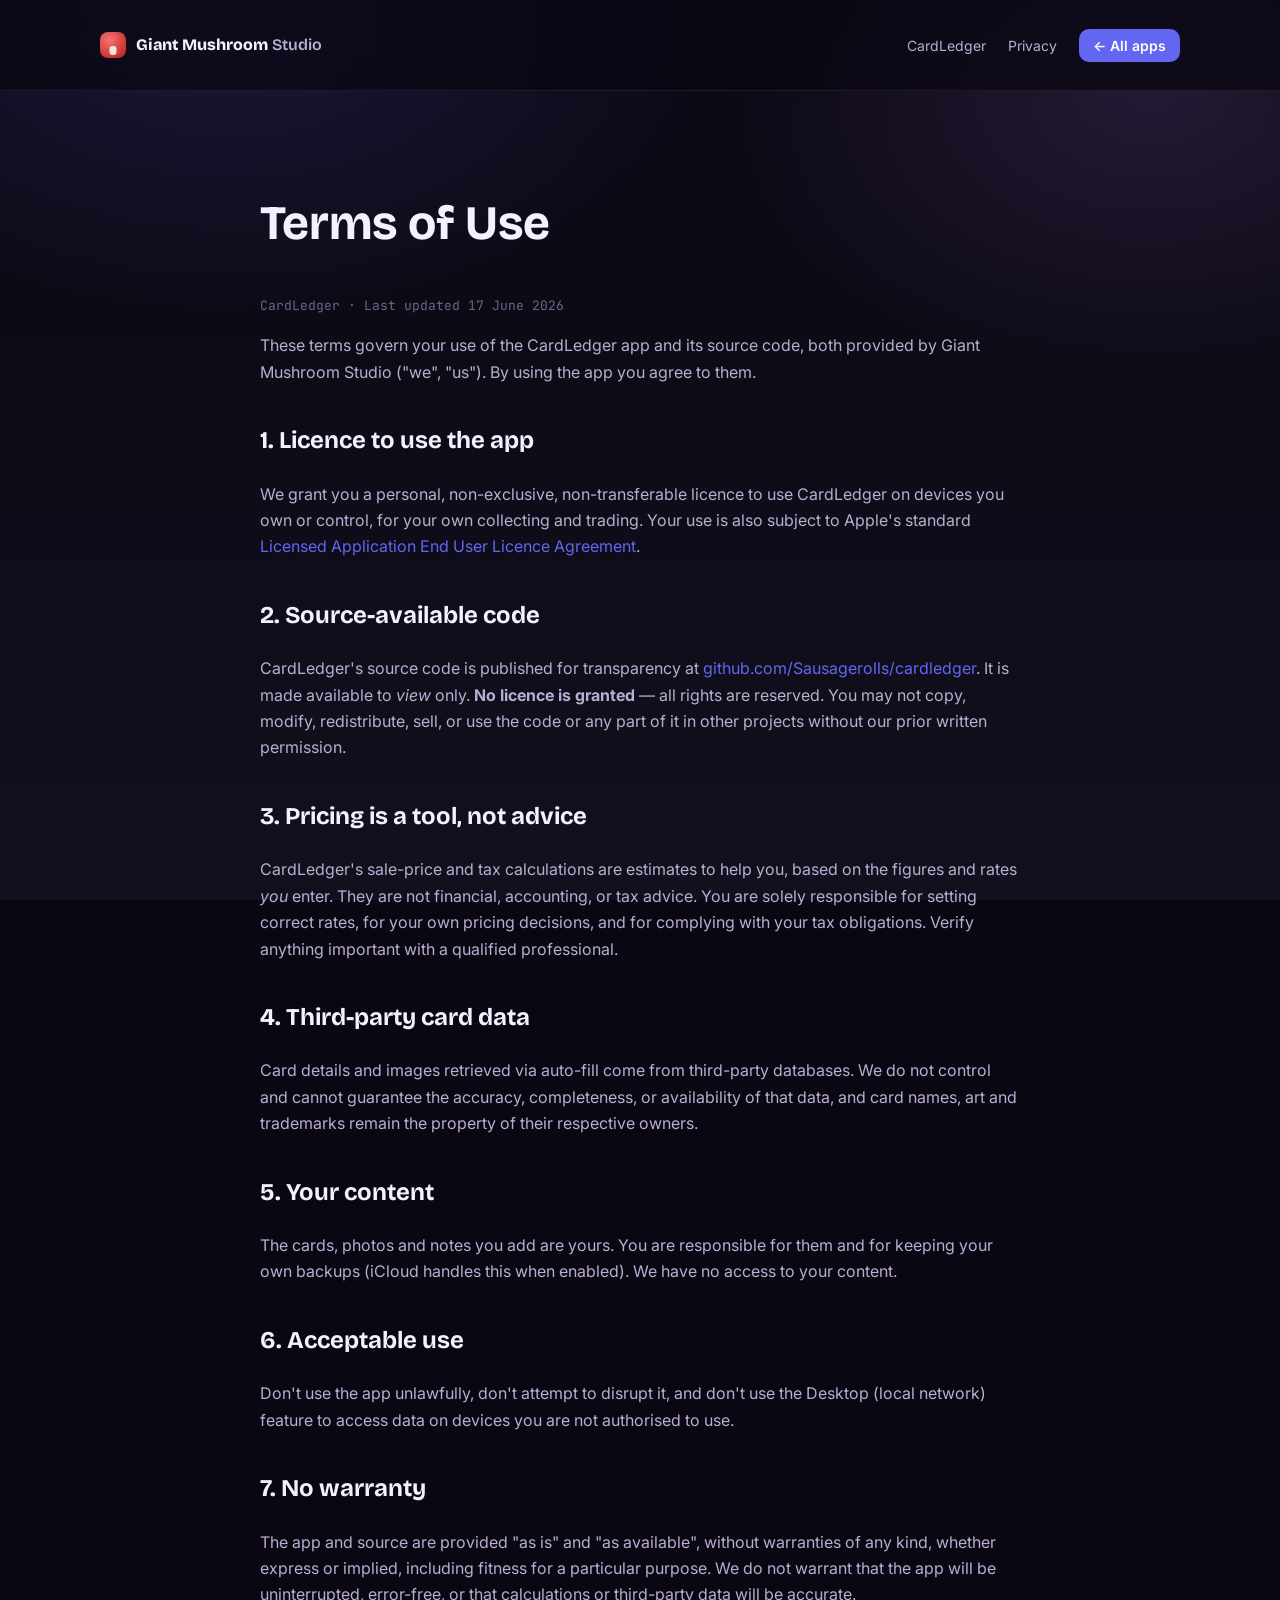
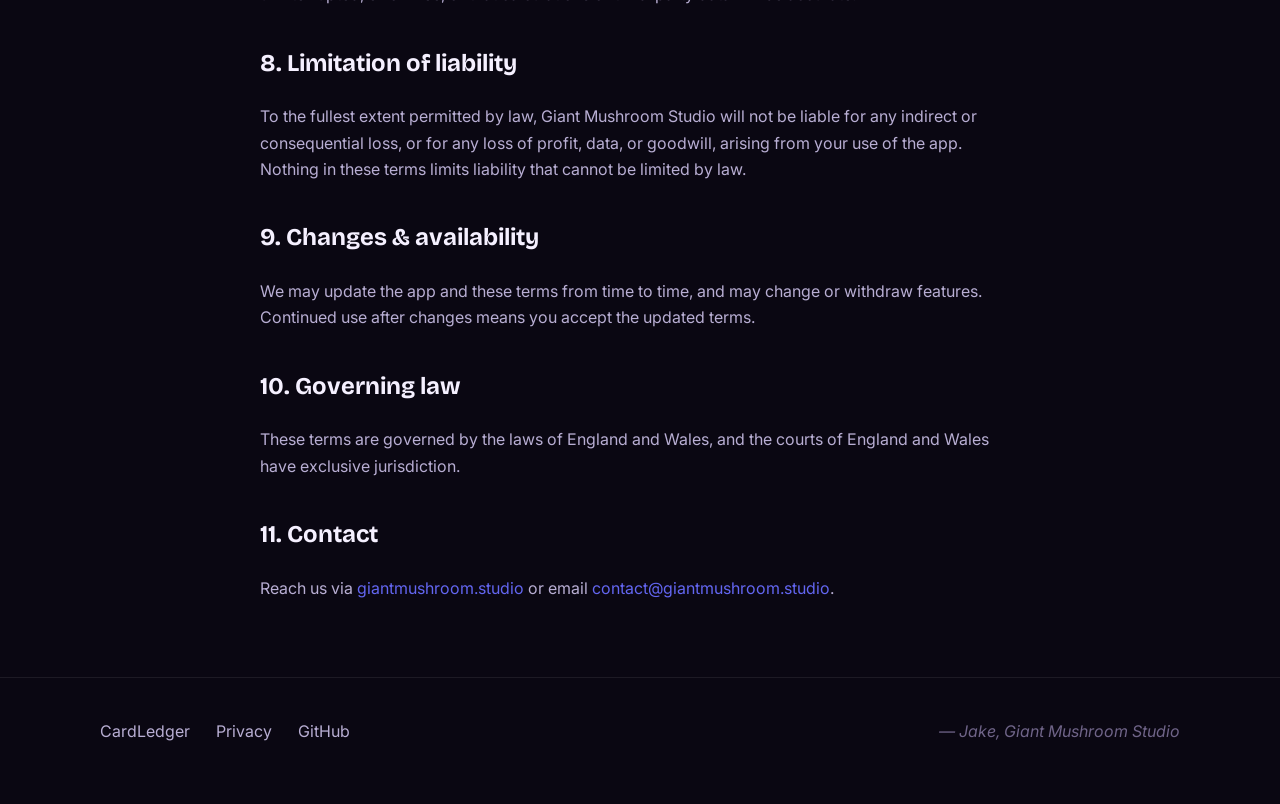
<file: marketing/leger/terms.html>
<!DOCTYPE html>
<html lang="en">
<head>
<meta charset="utf-8">
<meta name="viewport" content="width=device-width, initial-scale=1">
<title>CardLedger — Terms of Use · Giant Mushroom Studio</title>
<link rel="icon" type="image/svg+xml" href="favicon.svg">
<link rel="preconnect" href="https://fonts.googleapis.com">
<link rel="preconnect" href="https://fonts.gstatic.com" crossorigin>
<link href="https://fonts.googleapis.com/css2?family=Bricolage+Grotesque:opsz,wght@12..96,400;12..96,600;12..96,700;12..96,800&family=Inter:wght@400;500;600;700&family=JetBrains+Mono:wght@400;500&display=swap" rel="stylesheet">
<link rel="stylesheet" href="styles.css">
</head>
<body>
<nav class="topnav">
  <div class="wrap">
    <a class="brand" href="https://www.giantmushroom.studio">
      <span class="brand-mark" aria-hidden="true"></span>
      <span>Giant Mushroom <em>Studio</em></span>
    </a>
    <ul class="nav-links">
      <li><a href="index.html">CardLedger</a></li>
      <li><a href="privacy.html">Privacy</a></li>
      <li><a href="https://www.giantmushroom.studio#apps" class="nav-cta">← All apps</a></li>
    </ul>
  </div>
</nav>

<main class="wrap legal">
  <h1>Terms of Use</h1>
  <p class="updated">CardLedger · Last updated 17 June 2026</p>

  <p>These terms govern your use of the CardLedger app and its source code, both provided by Giant Mushroom Studio ("we", "us"). By using the app you agree to them.</p>

  <h2>1. Licence to use the app</h2>
  <p>We grant you a personal, non-exclusive, non-transferable licence to use CardLedger on devices you own or control, for your own collecting and trading. Your use is also subject to Apple's standard <a href="https://www.apple.com/legal/internet-services/itunes/dev/stdeula/">Licensed Application End User Licence Agreement</a>.</p>

  <h2>2. Source-available code</h2>
  <p>CardLedger's source code is published for transparency at <a href="https://github.com/Sausagerolls/cardledger">github.com/Sausagerolls/cardledger</a>. It is made available to <em>view</em> only. <strong>No licence is granted</strong> — all rights are reserved. You may not copy, modify, redistribute, sell, or use the code or any part of it in other projects without our prior written permission.</p>

  <h2>3. Pricing is a tool, not advice</h2>
  <p>CardLedger's sale-price and tax calculations are estimates to help you, based on the figures and rates <em>you</em> enter. They are not financial, accounting, or tax advice. You are solely responsible for setting correct rates, for your own pricing decisions, and for complying with your tax obligations. Verify anything important with a qualified professional.</p>

  <h2>4. Third-party card data</h2>
  <p>Card details and images retrieved via auto-fill come from third-party databases. We do not control and cannot guarantee the accuracy, completeness, or availability of that data, and card names, art and trademarks remain the property of their respective owners.</p>

  <h2>5. Your content</h2>
  <p>The cards, photos and notes you add are yours. You are responsible for them and for keeping your own backups (iCloud handles this when enabled). We have no access to your content.</p>

  <h2>6. Acceptable use</h2>
  <p>Don't use the app unlawfully, don't attempt to disrupt it, and don't use the Desktop (local network) feature to access data on devices you are not authorised to use.</p>

  <h2>7. No warranty</h2>
  <p>The app and source are provided "as is" and "as available", without warranties of any kind, whether express or implied, including fitness for a particular purpose. We do not warrant that the app will be uninterrupted, error-free, or that calculations or third-party data will be accurate.</p>

  <h2>8. Limitation of liability</h2>
  <p>To the fullest extent permitted by law, Giant Mushroom Studio will not be liable for any indirect or consequential loss, or for any loss of profit, data, or goodwill, arising from your use of the app. Nothing in these terms limits liability that cannot be limited by law.</p>

  <h2>9. Changes &amp; availability</h2>
  <p>We may update the app and these terms from time to time, and may change or withdraw features. Continued use after changes means you accept the updated terms.</p>

  <h2>10. Governing law</h2>
  <p>These terms are governed by the laws of England and Wales, and the courts of England and Wales have exclusive jurisdiction.</p>

  <h2>11. Contact</h2>
  <p>Reach us via <a href="https://www.giantmushroom.studio#contact">giantmushroom.studio</a> or email <a href="mailto:contact@giantmushroom.studio">contact@giantmushroom.studio</a>.</p>
</main>

<footer>
  <div class="wrap cols">
    <a href="index.html">CardLedger</a>
    <a href="privacy.html">Privacy</a>
    <a href="https://github.com/Sausagerolls/cardledger">GitHub</a>
    <span class="sign">— Jake, Giant Mushroom Studio</span>
  </div>
</footer>
</body>
</html>
</file>
<file: marketing/ledger/styles.css>
/* CardLedger — a Giant Mushroom Studio product page. Matches giantmushroom.studio. */
:root {
  --bg:        #0a0712;
  --bg-2:      #13101e;
  --bg-3:      #1a1428;
  --surface:   rgba(255, 255, 255, 0.04);
  --surface-2: rgba(255, 255, 255, 0.06);
  --hairline:  rgba(255, 255, 255, 0.08);

  --spore:     #c084fc;
  --cap:       #f87171;
  --gold:      #fbbf24;
  --mint:      #5eead4;
  --indigo:    #6366f1;
  --rose:      #fb7185;

  --text:      #f5f0ff;
  --text-mid:  #b8aed3;
  --text-dim:  #6f6488;

  --accent:    #6366f1;        /* CardLedger's accent */
  --accent-2:  #8b5cf6;

  --font-display: 'Bricolage Grotesque', system-ui, sans-serif;
  --font-body:    'Inter', system-ui, sans-serif;
  --font-mono:    'JetBrains Mono', ui-monospace, monospace;

  --ease-out: cubic-bezier(0.16, 1, 0.3, 1);
  --ease-pop: cubic-bezier(0.34, 1.56, 0.64, 1);
}

*, *::before, *::after { box-sizing: border-box; }
html, body { margin: 0; padding: 0; }
html { scroll-behavior: smooth; }
body {
  background: var(--bg);
  color: var(--text);
  font-family: var(--font-body);
  font-size: 16px;
  line-height: 1.65;
  -webkit-font-smoothing: antialiased;
  overflow-x: hidden;
}
body::before {            /* ambient gradient wash */
  content: ""; position: fixed; inset: 0; z-index: -2;
  background:
    radial-gradient(60% 50% at 18% 0%, rgba(99,102,241,0.18), transparent 70%),
    radial-gradient(50% 45% at 90% 10%, rgba(192,132,252,0.14), transparent 70%),
    linear-gradient(180deg, var(--bg), var(--bg-2));
}
a { color: inherit; text-decoration: none; }
img { max-width: 100%; display: block; }

/* floating spores */
.spores { position: fixed; inset: 0; z-index: -1; pointer-events: none; overflow: hidden; }
.spores span {
  position: absolute; bottom: -20px; left: var(--x);
  width: var(--s); height: var(--s); border-radius: 50%;
  background: var(--spore); opacity: .5;
  filter: blur(.3px);
  animation: rise var(--d) linear var(--t) infinite;
}
@keyframes rise {
  0% { transform: translateY(0) translateX(0); opacity: 0; }
  10% { opacity: .55; }
  90% { opacity: .35; }
  100% { transform: translateY(-105vh) translateX(20px); opacity: 0; }
}

.wrap { width: min(1080px, 92vw); margin: 0 auto; }

/* nav */
.topnav {
  position: sticky; top: 0; z-index: 20;
  display: flex; align-items: center; gap: 18px;
  padding: 16px 0; backdrop-filter: blur(16px);
  background: color-mix(in srgb, var(--bg) 72%, transparent);
  border-bottom: 1px solid var(--hairline);
}
.topnav .wrap { display: flex; align-items: center; gap: 18px; width: min(1080px,92vw); }
.brand { display: flex; align-items: center; gap: 10px; font-family: var(--font-display); font-weight: 800; }
.brand-mark { width: 30px; height: 30px; display: block;
  filter: drop-shadow(0 4px 16px rgba(192, 132, 252, 0.5));
  animation: bob 4s var(--ease-out) infinite; }
@keyframes bob { 0%,100% { transform: translateY(0) rotate(-1deg); } 50% { transform: translateY(-3px) rotate(1deg); } }
.brand em { color: var(--text-mid); font-style: normal; font-weight: 600; }
.nav-links { margin-left: auto; display: flex; gap: 22px; align-items: center; list-style: none; padding: 0; }
.nav-links a { color: var(--text-mid); font-size: 14px; }
.nav-links a:hover { color: var(--text); }
.nav-cta { padding: 8px 14px; border-radius: 10px; background: var(--accent); color: #fff !important; font-weight: 600; }

.btn { display: inline-flex; align-items: center; gap: 8px; padding: 12px 20px; border-radius: 12px;
  font-weight: 600; font-size: 15px; cursor: pointer; transition: transform .12s var(--ease-pop); }
.btn:hover { transform: translateY(-2px); }
.btn-primary { background: linear-gradient(135deg, var(--accent), var(--accent-2)); color: #fff; }
.btn-ghost { border: 1px solid var(--hairline); color: var(--text); background: var(--surface); }

/* hero */
.hero { padding: 80px 0 40px; }
.hero-inner { display: grid; grid-template-columns: 1.1fr .9fr; gap: 40px; align-items: center; }
.eyebrow { display: inline-flex; align-items: center; gap: 8px; color: var(--text-mid);
  font-family: var(--font-mono); font-size: 13px; text-transform: uppercase; letter-spacing: .12em; }
.eyebrow .dot { width: 8px; height: 8px; border-radius: 50%; background: var(--mint); box-shadow: 0 0 12px var(--mint); }
.hero h1 { font-family: var(--font-display); font-weight: 800; font-size: clamp(40px, 6vw, 68px);
  line-height: 1.02; margin: 18px 0 16px; letter-spacing: -.02em; }
.hero h1 .grad { background: linear-gradient(120deg, var(--accent), var(--spore), var(--gold));
  -webkit-background-clip: text; background-clip: text; color: transparent; }
.hero p.sub { color: var(--text-mid); font-size: 19px; max-width: 30ch; }
.hero-ctas { display: flex; gap: 12px; margin-top: 26px; flex-wrap: wrap; }
.hero-art { display: flex; justify-content: center; }
.hero-art .icon { width: min(260px, 60vw); border-radius: 24%;
  box-shadow: 0 30px 80px rgba(99,102,241,.4), 0 0 0 1px var(--hairline); }

.badges { display: flex; gap: 10px; margin-top: 18px; flex-wrap: wrap; }
.badge { font-family: var(--font-mono); font-size: 12px; color: var(--text-mid);
  border: 1px solid var(--hairline); border-radius: 999px; padding: 6px 12px; background: var(--surface); }

/* sections */
section { padding: 56px 0; }
.section-eyebrow { font-family: var(--font-mono); font-size: 13px; letter-spacing: .12em;
  text-transform: uppercase; color: var(--accent); }
.section-title { font-family: var(--font-display); font-weight: 800; font-size: clamp(28px,4vw,44px);
  margin: 8px 0 28px; letter-spacing: -.02em; }
.section-title em { font-style: normal; color: var(--spore); }

/* feature strips */
.feature { display: grid; grid-template-columns: 64px 1fr; gap: 22px; padding: 24px 0;
  border-top: 1px solid var(--hairline); align-items: start; }
.feature .num { font-family: var(--font-mono); color: var(--text-dim); font-size: 15px; padding-top: 4px; }
.feature h3 { font-family: var(--font-display); font-weight: 700; font-size: 22px; margin: 0 0 6px; }
.feature h3 .ic { margin-right: 8px; }
.feature p { color: var(--text-mid); margin: 0; max-width: 62ch; }

/* shots */
.shots { display: grid; grid-template-columns: repeat(auto-fit, minmax(200px, 1fr)); gap: 16px; }
.shot { aspect-ratio: 9/19.5; border-radius: 22px; border: 1px solid var(--hairline);
  background: linear-gradient(160deg, var(--bg-3), var(--bg-2)); display: flex; align-items: center;
  justify-content: center; color: var(--text-dim); font-family: var(--font-mono); font-size: 13px; text-align: center; padding: 12px; }

/* source box */
.source { display: flex; gap: 20px; align-items: center; flex-wrap: wrap; justify-content: space-between;
  background: var(--surface); border: 1px solid var(--hairline); border-radius: 20px; padding: 28px; }
.source code { font-family: var(--font-mono); color: var(--mint); }

/* legal pages */
.legal { padding: 60px 0; max-width: 760px; }
.legal h1 { font-family: var(--font-display); font-size: clamp(32px,5vw,48px); }
.legal h2 { font-family: var(--font-display); margin-top: 36px; }
.legal p, .legal li { color: var(--text-mid); }
.legal a { color: var(--accent); }
.legal .updated { color: var(--text-dim); font-family: var(--font-mono); font-size: 13px; }

/* App Store */
.get { text-align: center; }
.appstore { display: inline-flex; align-items: center; gap: 12px; background: #000; color: #fff;
  border: 1px solid rgba(255,255,255,.22); border-radius: 14px; padding: 12px 24px;
  transition: transform .12s var(--ease-pop); }
.appstore:hover { transform: translateY(-2px); }
.appstore svg { width: 28px; height: 28px; fill: #fff; }
.appstore .small { font-size: 11px; opacity: .85; line-height: 1.1; }
.appstore .big { font-family: var(--font-display); font-size: 20px; font-weight: 700; line-height: 1.1; }
.appstore.soon { opacity: .6; cursor: not-allowed; }
.soon-tag { display: inline-block; margin-top: 14px; font-family: var(--font-mono); font-size: 12px;
  color: var(--gold); border: 1px solid var(--gold); border-radius: 999px; padding: 4px 12px; }

/* footer */
footer { border-top: 1px solid var(--hairline); padding: 40px 0 60px; color: var(--text-mid); }
footer .cols { display: flex; gap: 26px; flex-wrap: wrap; align-items: center; }
footer a { color: var(--text-mid); }
footer a:hover { color: var(--text); }
footer .sign { margin-left: auto; color: var(--text-dim); font-style: italic; }

@media (max-width: 760px) {
  .hero-inner { grid-template-columns: 1fr; }
  .nav-links { display: none; }
  .feature { grid-template-columns: 1fr; gap: 6px; }
  .feature .num { padding-top: 0; }
}
</file>
<file: marketing/leger/styles.css>
/* CardLedger — a Giant Mushroom Studio product page. Matches giantmushroom.studio. */
:root {
  --bg:        #0a0712;
  --bg-2:      #13101e;
  --bg-3:      #1a1428;
  --surface:   rgba(255, 255, 255, 0.04);
  --surface-2: rgba(255, 255, 255, 0.06);
  --hairline:  rgba(255, 255, 255, 0.08);

  --spore:     #c084fc;
  --cap:       #f87171;
  --gold:      #fbbf24;
  --mint:      #5eead4;
  --indigo:    #6366f1;
  --rose:      #fb7185;

  --text:      #f5f0ff;
  --text-mid:  #b8aed3;
  --text-dim:  #6f6488;

  --accent:    #6366f1;        /* CardLedger's accent */
  --accent-2:  #8b5cf6;

  --font-display: 'Bricolage Grotesque', system-ui, sans-serif;
  --font-body:    'Inter', system-ui, sans-serif;
  --font-mono:    'JetBrains Mono', ui-monospace, monospace;

  --ease-out: cubic-bezier(0.16, 1, 0.3, 1);
  --ease-pop: cubic-bezier(0.34, 1.56, 0.64, 1);
}

*, *::before, *::after { box-sizing: border-box; }
html, body { margin: 0; padding: 0; }
html { scroll-behavior: smooth; }
body {
  background: var(--bg);
  color: var(--text);
  font-family: var(--font-body);
  font-size: 16px;
  line-height: 1.65;
  -webkit-font-smoothing: antialiased;
  overflow-x: hidden;
}
body::before {            /* ambient gradient wash */
  content: ""; position: fixed; inset: 0; z-index: -2;
  background:
    radial-gradient(60% 50% at 18% 0%, rgba(99,102,241,0.18), transparent 70%),
    radial-gradient(50% 45% at 90% 10%, rgba(192,132,252,0.14), transparent 70%),
    linear-gradient(180deg, var(--bg), var(--bg-2));
}
a { color: inherit; text-decoration: none; }
img { max-width: 100%; display: block; }

/* floating spores */
.spores { position: fixed; inset: 0; z-index: -1; pointer-events: none; overflow: hidden; }
.spores span {
  position: absolute; bottom: -20px; left: var(--x);
  width: var(--s); height: var(--s); border-radius: 50%;
  background: var(--spore); opacity: .5;
  filter: blur(.3px);
  animation: rise var(--d) linear var(--t) infinite;
}
@keyframes rise {
  0% { transform: translateY(0) translateX(0); opacity: 0; }
  10% { opacity: .55; }
  90% { opacity: .35; }
  100% { transform: translateY(-105vh) translateX(20px); opacity: 0; }
}

.wrap { width: min(1080px, 92vw); margin: 0 auto; }

/* nav */
.topnav {
  position: sticky; top: 0; z-index: 20;
  display: flex; align-items: center; gap: 18px;
  padding: 16px 0; backdrop-filter: blur(16px);
  background: color-mix(in srgb, var(--bg) 72%, transparent);
  border-bottom: 1px solid var(--hairline);
}
.topnav .wrap { display: flex; align-items: center; gap: 18px; width: min(1080px,92vw); }
.brand { display: flex; align-items: center; gap: 10px; font-family: var(--font-display); font-weight: 800; }
.brand-mark { width: 26px; height: 26px; border-radius: 8px;
  background: radial-gradient(circle at 35% 30%, var(--cap), #b91c1c); position: relative; }
.brand-mark::after { content:""; position:absolute; left:50%; top:55%; width:7px; height:9px;
  transform:translateX(-50%); background:#f3e8d8; border-radius:3px; }
.brand em { color: var(--text-mid); font-style: normal; font-weight: 600; }
.nav-links { margin-left: auto; display: flex; gap: 22px; align-items: center; list-style: none; padding: 0; }
.nav-links a { color: var(--text-mid); font-size: 14px; }
.nav-links a:hover { color: var(--text); }
.nav-cta { padding: 8px 14px; border-radius: 10px; background: var(--accent); color: #fff !important; font-weight: 600; }

.btn { display: inline-flex; align-items: center; gap: 8px; padding: 12px 20px; border-radius: 12px;
  font-weight: 600; font-size: 15px; cursor: pointer; transition: transform .12s var(--ease-pop); }
.btn:hover { transform: translateY(-2px); }
.btn-primary { background: linear-gradient(135deg, var(--accent), var(--accent-2)); color: #fff; }
.btn-ghost { border: 1px solid var(--hairline); color: var(--text); background: var(--surface); }

/* hero */
.hero { padding: 80px 0 40px; }
.hero-inner { display: grid; grid-template-columns: 1.1fr .9fr; gap: 40px; align-items: center; }
.eyebrow { display: inline-flex; align-items: center; gap: 8px; color: var(--text-mid);
  font-family: var(--font-mono); font-size: 13px; text-transform: uppercase; letter-spacing: .12em; }
.eyebrow .dot { width: 8px; height: 8px; border-radius: 50%; background: var(--mint); box-shadow: 0 0 12px var(--mint); }
.hero h1 { font-family: var(--font-display); font-weight: 800; font-size: clamp(40px, 6vw, 68px);
  line-height: 1.02; margin: 18px 0 16px; letter-spacing: -.02em; }
.hero h1 .grad { background: linear-gradient(120deg, var(--accent), var(--spore), var(--gold));
  -webkit-background-clip: text; background-clip: text; color: transparent; }
.hero p.sub { color: var(--text-mid); font-size: 19px; max-width: 30ch; }
.hero-ctas { display: flex; gap: 12px; margin-top: 26px; flex-wrap: wrap; }
.hero-art { display: flex; justify-content: center; }
.hero-art .icon { width: min(260px, 60vw); border-radius: 24%;
  box-shadow: 0 30px 80px rgba(99,102,241,.4), 0 0 0 1px var(--hairline); }

.badges { display: flex; gap: 10px; margin-top: 18px; flex-wrap: wrap; }
.badge { font-family: var(--font-mono); font-size: 12px; color: var(--text-mid);
  border: 1px solid var(--hairline); border-radius: 999px; padding: 6px 12px; background: var(--surface); }

/* sections */
section { padding: 56px 0; }
.section-eyebrow { font-family: var(--font-mono); font-size: 13px; letter-spacing: .12em;
  text-transform: uppercase; color: var(--accent); }
.section-title { font-family: var(--font-display); font-weight: 800; font-size: clamp(28px,4vw,44px);
  margin: 8px 0 28px; letter-spacing: -.02em; }
.section-title em { font-style: normal; color: var(--spore); }

/* feature strips */
.feature { display: grid; grid-template-columns: 64px 1fr; gap: 22px; padding: 24px 0;
  border-top: 1px solid var(--hairline); align-items: start; }
.feature .num { font-family: var(--font-mono); color: var(--text-dim); font-size: 15px; padding-top: 4px; }
.feature h3 { font-family: var(--font-display); font-weight: 700; font-size: 22px; margin: 0 0 6px; }
.feature h3 .ic { margin-right: 8px; }
.feature p { color: var(--text-mid); margin: 0; max-width: 62ch; }

/* shots */
.shots { display: grid; grid-template-columns: repeat(auto-fit, minmax(200px, 1fr)); gap: 16px; }
.shot { aspect-ratio: 9/19.5; border-radius: 22px; border: 1px solid var(--hairline);
  background: linear-gradient(160deg, var(--bg-3), var(--bg-2)); display: flex; align-items: center;
  justify-content: center; color: var(--text-dim); font-family: var(--font-mono); font-size: 13px; text-align: center; padding: 12px; }

/* source box */
.source { display: flex; gap: 20px; align-items: center; flex-wrap: wrap; justify-content: space-between;
  background: var(--surface); border: 1px solid var(--hairline); border-radius: 20px; padding: 28px; }
.source code { font-family: var(--font-mono); color: var(--mint); }

/* legal pages */
.legal { padding: 60px 0; max-width: 760px; }
.legal h1 { font-family: var(--font-display); font-size: clamp(32px,5vw,48px); }
.legal h2 { font-family: var(--font-display); margin-top: 36px; }
.legal p, .legal li { color: var(--text-mid); }
.legal a { color: var(--accent); }
.legal .updated { color: var(--text-dim); font-family: var(--font-mono); font-size: 13px; }

/* footer */
footer { border-top: 1px solid var(--hairline); padding: 40px 0 60px; color: var(--text-mid); }
footer .cols { display: flex; gap: 26px; flex-wrap: wrap; align-items: center; }
footer a { color: var(--text-mid); }
footer a:hover { color: var(--text); }
footer .sign { margin-left: auto; color: var(--text-dim); font-style: italic; }

@media (max-width: 760px) {
  .hero-inner { grid-template-columns: 1fr; }
  .nav-links { display: none; }
  .feature { grid-template-columns: 1fr; gap: 6px; }
  .feature .num { padding-top: 0; }
}
</file>
